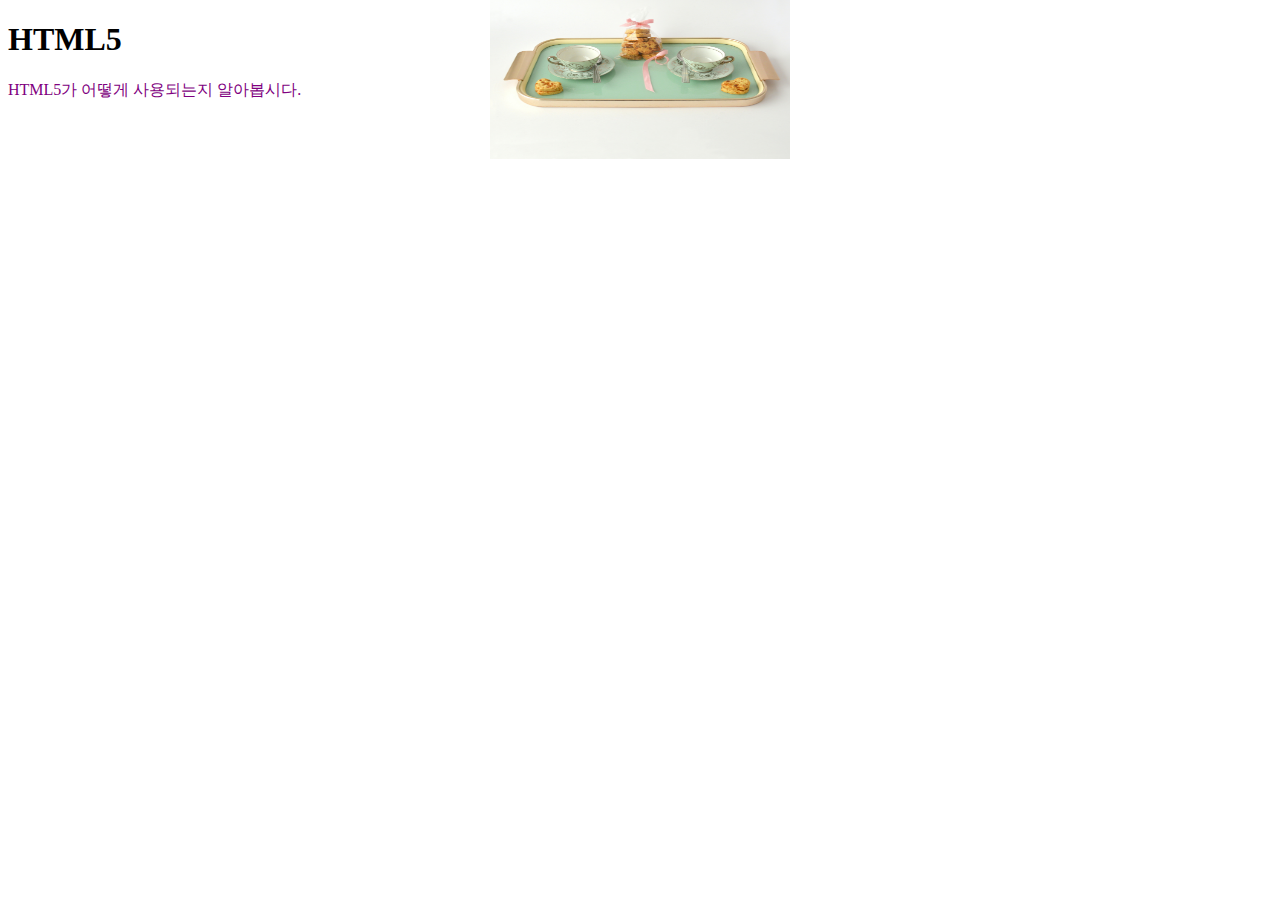
<file: html/index.html>
<!DOCTYPE HTML>
<head>
    <title>HTML5 CSS3 문법</title>
    <meta charset="UTF-8">
    <link rel="stylesheet" href="css/style.css" />
</head>
<body>
    <h1>HTML5</h1>
    <p class="textColor">HTML5가 어떻게 사용되는지 알아봅시다.</p>
</body>
</file>
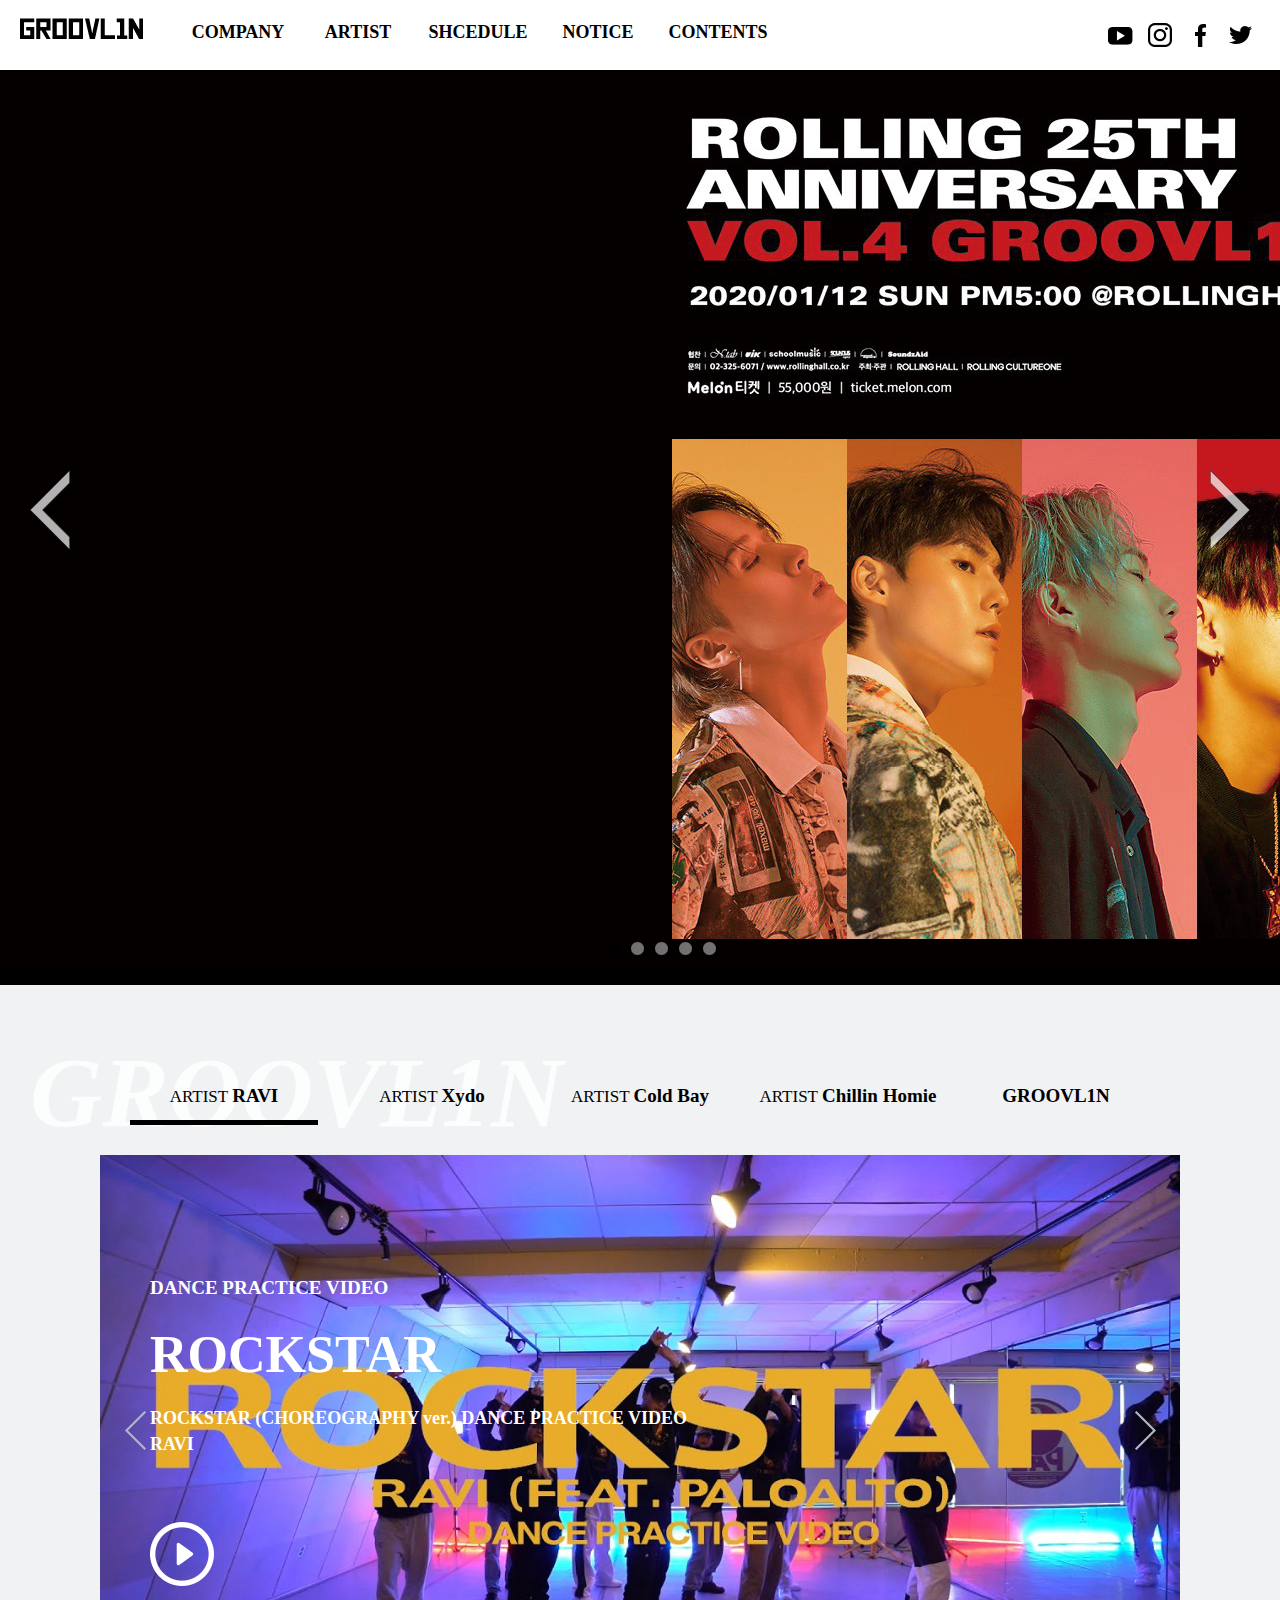
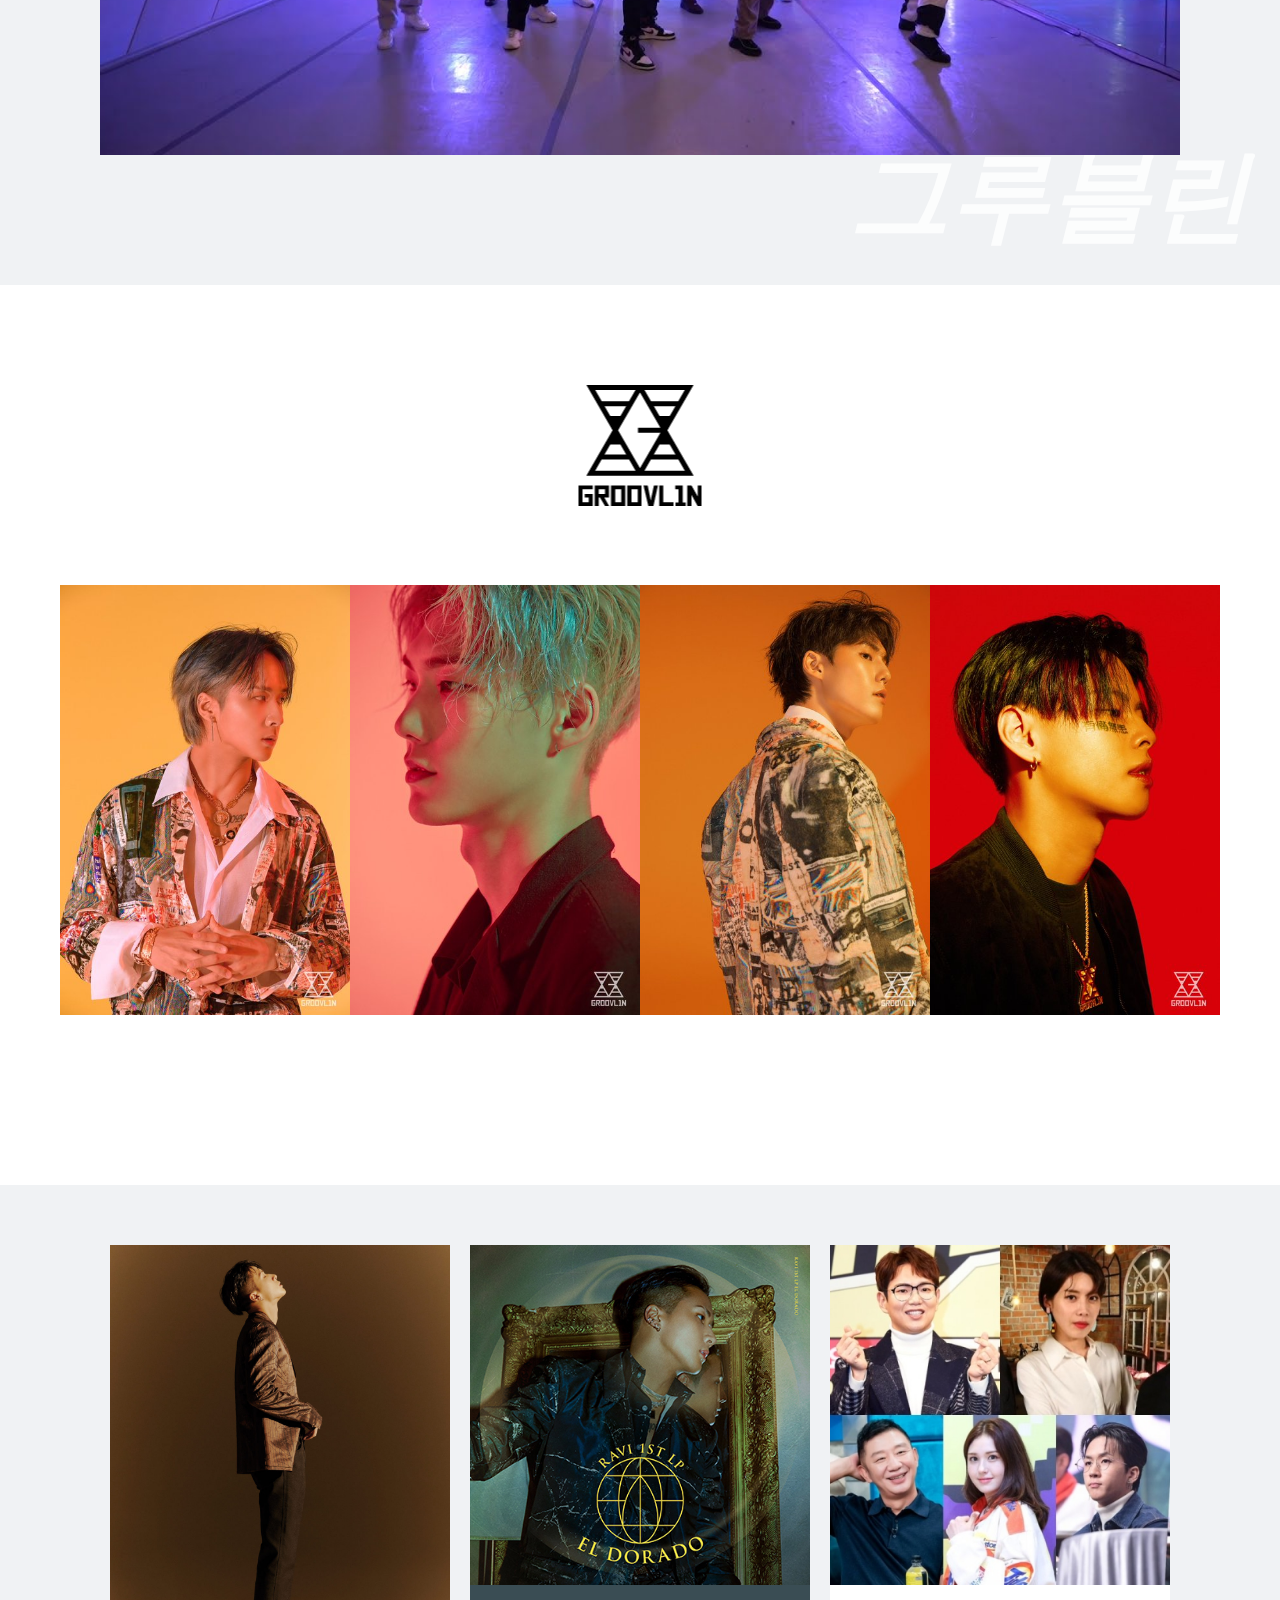
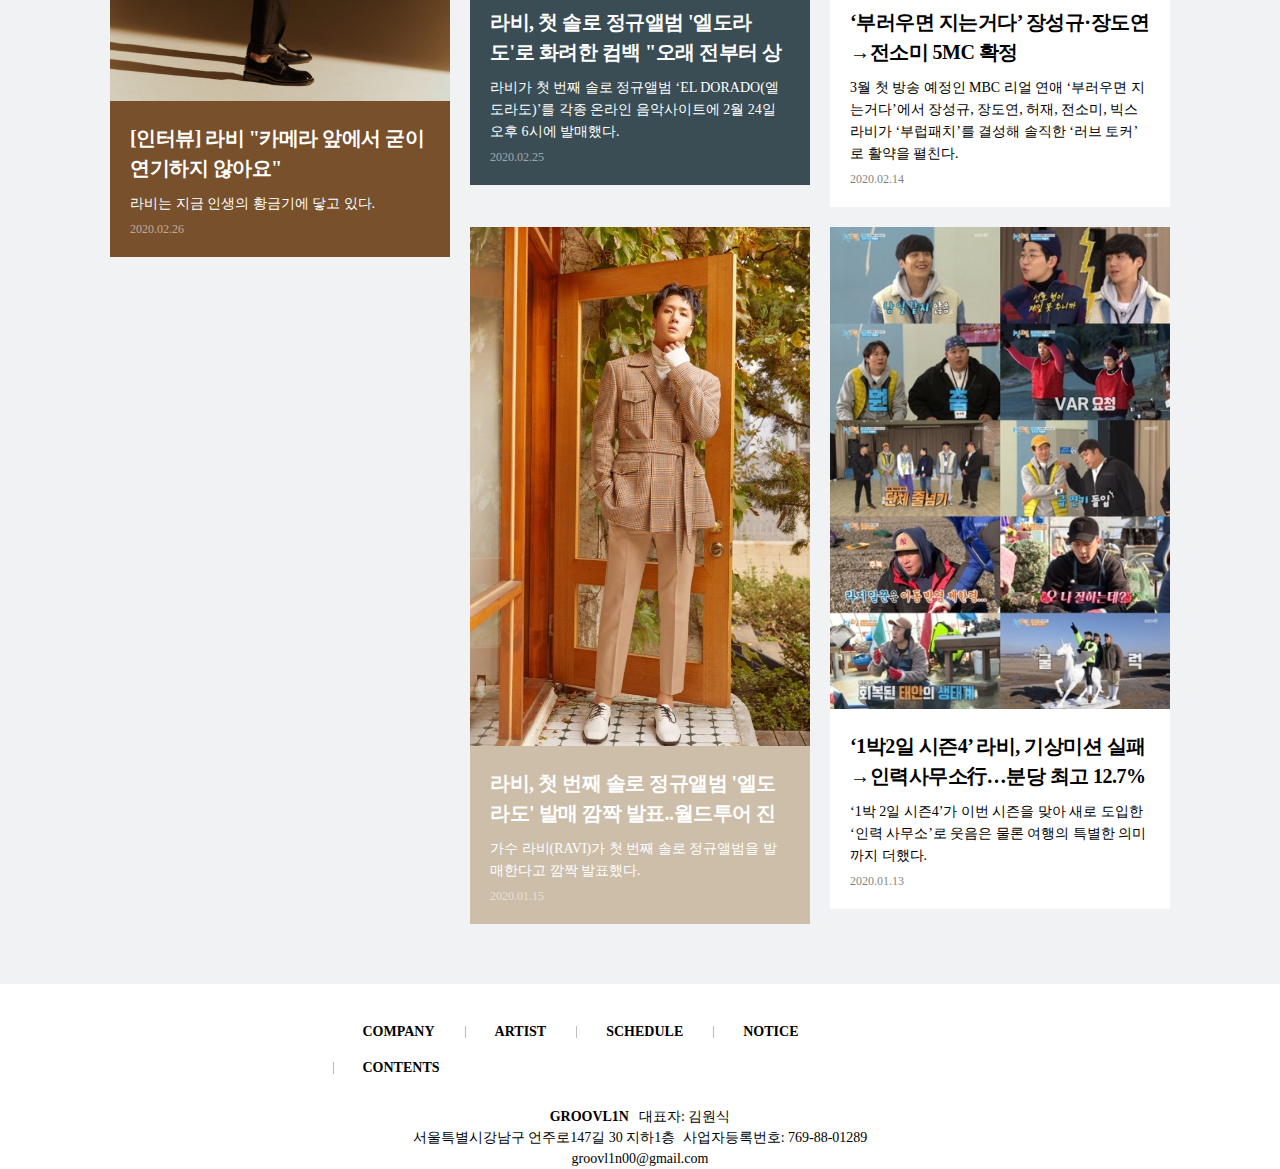
<file: html2/project01/index.html>
<!DOCTYPE HTML>
<html lang="ko-KR">
<head>
	<meta charset="UTF-8">
	<meta name="viewport" content="width=device-width, initial-scale=1, minimum-scale=1, maximum-scale=1">
	<title>그루블린 - GROOVL1N-GROOVL1N OFFICIAL</title>
	<link rel="stylesheet" href="css/style.css"/>
	<script src="js/jquery-1.11.1.min.js"></script>
	<script src="js/script.js"></script>
</head>
<body>
	<div id="hader" class="cf">
		<h1 class="logo">
			<a href="#" title="groovlin">
				<img src="img/logo_txt.png" alt="그루블린">
			</a>
		</h1>
		<ul class="nav">
			<li><a href="#">COMPANY</a></li>
			<li><a href="#">ARTIST</a>
				<ul class="sub">
					<li><a href="#" target="_self">RAVI</a></li>
					<li><a href="#" target="_self">Cold Bay</a></li>
					<li><a href="#" target="_self">Xydo</a></li>
					<li><a href="#" target="_self">Chilin Homie</a></li>
				</ul>
			</li>
			<li><a href="#">SHCEDULE</a></li>
			<li><a href="#">NOTICE</a></li>
			<li><a href="#">CONTENTS</a>
				<ul class="sub">
					<li><a href="#">PHOTO</a></li>
					<li><a href="#">VIDEO</a></li>
				</ul>
			</li>
		</ul>
		<ul class="sns">
			<li><a href="#"></a></li>
			<li><a href="#"></a></li>
			<li><a href="#"></a></li>
			<li><a href="#"></a></li>
		</ul>
	</div>
	<div id="contents">
		<div class="section1">
			<div class="mainVisual">
				<ul>
					<li class="visual_0"><a href="#">배너이미지 1</a></li>
					<li class="visual_1"><a href="#">배너이미지 2</a></li>
					<li class="visual_2"><a href="#">배너이미지 3</a></li>
					<li class="visual_3"><a href="#">배너이미지 3</a></li>
					<li class="visual_4"><a href="#">배너이미지 3</a></li>
				</ul>
			</div>
			<div class="btnImg">
				<img src="img/left.png" width="40" height="80" class="prev fl">
				<img src="img/right.png" width="40" height="80" class="next fr">
			</div>
			<ul class="btnList cf">
				<li class="on"><a href="#">배너1</a></li>
				<li><a href="#">배너2</a></li>
				<li><a href="#">배너3</a></li>
				<li><a href="#">배너4</a></li>
				<li><a href="#">배너5</a></li>
			</ul>
		</div>
		<div class="section2">
			<div class="section2_bg">
				<span class="left_txt">GROOVL1N</span>
				<span class="right_txt">그루블린</span>
			</div>
			<div class="video">
				<div class="video_btn on2"><a>ARTIST <SPAN>RAVI</SPAN></a></div>
				<div class="video_btn"><a>ARTIST <SPAN>Xydo</SPAN></a></div>
				<div class="video_btn"><a>ARTIST <SPAN>Cold Bay</SPAN></a></div>
				<div class="video_btn"><a>ARTIST <SPAN>Chillin Homie</SPAN></a></div>
				<div class="video_btn"><a><SPAN>GROOVL1N</SPAN></a></div>
			</div>
			<div class="video_contents">
				<div class="artist_vid on1">
					<div class="ravi_1">
						<a href="https://youtu.be/ORJM9uO4hiE" target="_blank">
							<span class="v_txt">
								<span class="type">DANCE PRACTICE VIDEO</span>
								<span class="title">ROCKSTAR</span>
								<span>ROCKSTAR (CHOREOGRAPHY ver.) DANCE PRACTICE VIDEO</span>
								<span>RAVI</span>
								<span class="btn_play"></span>
							</span>
							<img src="img/R_vid1.jpg" alt="ROCKSTAR DANCE PRACTICE" class="vid_cover">
						</a>
					</div>
					<div class="ravi_2">
						<a href="https://youtu.be/jHf8EXC5rd8" target="_blank">
							<span class="v_txt">
								<span class="type">MUSIC VIDEO</span>
								<span class="title">ROCKSTAR</span>
								<span>ROCKSTAR (Feat. 팔로알토(Paloalto))(Prod. YUTH)</span>
								<span>RAVI</span>
								<span class="btn_play"></span>
							</span>
							<img src="img/R_vid2.jpg" alt="ROCKSTAR MV" class="vid_cover">
						</a>
					</div>
					<div class="ravi_3">
						<a href="https://youtu.be/iLJOVJDyt90" target="_blank">
							<span class="v_txt">
								<span class="type">MUSIC VIDEO</span>
								<span class="title">[EL DORADO] HIGHLIGHT MEDLEY</span>
								<span>라비(RAVI) 1ST LP [EL DORADO] HIGHLIGHT MEDLEY</span>
								<span>RAVI</span>
								<span class="btn_play"></span>
							</span>
						<img src="img/R_vid3.jpg" alt="HIGHLIGHT MEDLEY" class="vid_cover">
						</a>
					</div>
					<div class="ravi_4">
						<a href="https://youtu.be/Xg6efFkvrNM" target="_blank">
							<span class="v_txt">
								<span class="type">CONCEPT FILM</span>
								<span class="title">CONCEPT FILM 1 - EL DORADO</span>
								<span>라비(RAVI) 1ST LP [EL DORADO] CONCEPT FILM 1 - EL DORADO (Prod. PUFF)</span>
								<span>RAVI</span>
								<span class="btn_play"></span>
							</span>
						<img src="img/R_vid4.jpg" alt="EL DORADO" class="vid_cover">
						</a>
					</div>
					<div class="ravi_5">						
						<a href="https://youtu.be/pmNLoBIBeqQ" target="_blank">
							<span class="v_txt">
								<span class="type">CONCEPT FILM</span>
								<span class="title">CONCEPT FILM 2 - LO-FI</span>
								<span>라비(RAVI) 1ST LP [EL DORADO] CONCEPT FILM 2 - LO-FI (Feat. 식케이(Sik-K))(Prod. Flash Note, PUFF)</span>
								<span>RAVI</span>
								<span class="btn_play"></span>
							</span>
						<img src="img/R_vid5.jpg" alt="LO-FI" class="vid_cover">
						</a>
					</div>
					<div class="ravi_6">
						<a href="https://youtu.be/pmNLoBIBeqQ" target="_blank">
							<span class="v_txt">
								<span class="type">CONCEPT FILM</span>
								<span class="title">CONCEPT FILM 2 - LO-FI</span>
								<span>라비(RAVI) 1ST LP [EL DORADO] CONCEPT FILM 2 - LO-FI (Feat. 식케이(Sik-K))(Prod. Flash Note, PUFF)</span>
								<span>RAVI</span>
								<span class="btn_play"></span>
							</span>
							<img src="img/R_vid6.jpg" alt="rockstar" class="vid_cover">
						</a>
					</div>
					<div class="ravi_7">
						<a href="https://youtu.be/Zbmn0N4k-xE" target="_blank">
							<span class="v_txt">
								<span class="type">CONCEPT FILM</span>
								<span class="title">CONCEPT FILM 4 - 칼춤(劍舞)</span>
								<span>라비(RAVI) 1ST LP [EL DORADO] CONCEPT FILM 4 - 칼춤(劍舞)(Feat. Xydo(시도), Cold Bay(콜드베이), Chillin Homie)</span>
								<span>RAVI</span>
								<span class="btn_play"></span>
							</span>
							<img src="img/R_vid7.jpg" alt="칼춤" class="vid_cover">
						</a>
					</div>
				</div>
				<div class="artist_vid">
					<div class="xydo_1">
						<a href="https://youtu.be/dLJ1BGj_Quc" target="_blank">
							<span class="v_txt">
								<span class="type">COVER VIDEO</span>
								<span class="title">Yummy</span>
								<span>Justin Bieber - Yummy / Cover by Xydo(시도)</span>
								<span>Xydo</span>
								<span class="btn_play"></span>
							</span>	
							<img src="img/x_vid1.jpg" alt="Yummy" class="vid_cover">
						</a>
					</div>
					<div class="xydo_2">
						<a href="https://youtu.be/sbZFkYFowmw" target="_blank">
							<span class="v_txt">
								<span class="type">COVER VIDEO</span>
								<span class="title">Tadow</span>
								<span>FKJ & Masego - Tadow / Cover by Xydo & E.viewz</span>
								<span>Xydo</span>
								<span class="btn_play"></span>
							</span>	
							<img src="img/x_vid2.jpg" alt="rockstar" class="vid_cover">
						</a>
					</div>
					<div class="xydo_3">
						<a href="https://youtu.be/zHfj4jQ3nMU" target="_blank">
							<span class="v_txt">
								<span class="type">MUSIC VIDEO</span>
								<span class="title">BETTING (feat. pH-1)</span>
								<span>Xydo(시도) - BETTING (feat. pH-1) Official M/V</span>
								<span>Xydo</span>
								<span class="btn_play"></span>
							</span>	
							<img src="img/x_vid3.jpg" alt="rockstar" class="vid_cover">
						</a>
					</div>
					<div class="xydo_4">
						<a href="https://youtu.be/dLJ1BGj_Quc" target="_blank">
							<span class="v_txt">
								<span class="type">MUSIC VIDEO</span>
								<span class="title">Spotlight</span>
								<span>Xydo(시도) - Spotlight MV</span>
								<span>Xydo</span>
								<span class="btn_play"></span>
							</span>	
							<img src="img/x_vid4.jpg" alt="rockstar" class="vid_cover">
						</a>
					</div>
					<div class="xydo_5">
						<a href="https://youtu.be/YedNMRBJkRY" target="_blank">
							<span class="v_txt">
								<span class="type">LIVE CLIP</span>
								<span class="title">DOLL(Feat. YUNHWAY) + GI ZI GE(기지개)</span>
								<span>Xydo(시도) - DOLL(Feat. YUNHWAY) + GI ZI GE(기지개) LIVE CLIP</span>
								<span>Xydo</span>
								<span class="btn_play"></span>
							</span>	
							<img src="img/x_vid0.jpg" alt="rockstar" class="vid_cover">
						</a>
					</div>
				</div>
				<div class="artist_vid">			
					<div class="coldbay_1">
						<a href="https://youtu.be/YedNMRBJkRY" target="_blank">
							<span class="v_txt">
								<span class="type">LIVE CLIP</span>
								<span class="title">DOLL(Feat. YUNHWAY) + GI ZI GE(기지개)</span>
								<span>Xydo(시도) - DOLL(Feat. YUNHWAY) + GI ZI GE(기지개) LIVE CLIP</span>
								<span>Xydo</span>
								<span class="btn_play"></span>
							</span>	
							<img src="img/cb_vid1.jpg" alt="rockstar" class="vid_cover">
						</a>
					</div>	
					<div class="coldbay_2">
						<a href="https://youtu.be/9eeCJCUCa7g" target="_blank">
							<span class="v_txt">
								<span class="type">LIVE CLIP</span>
								<span class="title">Glowing LIVE CLIP</span>
								<span>Cold Bay(콜드베이) - Glowing LIVE CLIP</span>
								<span>Cold Bay</span>
								<span class="btn_play"></span>
							</span>	
							<img src="img/cb_vid1.jpg" alt="rockstar" class="vid_cover">
						</a>
					</div>
				</div>
				<div class="artist_vid">
					<div class="ch_1">
						<a href="https://youtu.be/dLJ1BGj_Quc" target="_blank">
							<span class="v_txt">
								<span class="type">COVER VIDEO</span>
								<span class="title">Yummy</span>
								<span>Justin Bieber - Yummy / Cover by Xydo(시도)</span>
								<span>Xydo</span>
								<span class="btn_play"></span>
							</span>	
							<img src="img/ch_vid1.jpg" alt="WASSUP Original ver." class="vid_cover">
						</a>
					</div>
					<div class="ch_2">
						<a href="https://youtu.be/dLJ1BGj_Quc" target="_blank">
							<span class="v_txt">
								<span class="type">COVER VIDEO</span>
								<span class="title">Yummy</span>
								<span>Justin Bieber - Yummy / Cover by Xydo(시도)</span>
								<span>Xydo</span>
								<span class="btn_play"></span>
							</span>	
							<img src="img/ch_vid2.jpg" alt="WASSUP Clean ver." class="vid_cover">
						</a>
					</div>
					<div class="ch_3">
						<a href="https://youtu.be/dLJ1BGj_Quc" target="_blank">
							<span class="v_txt">
								<span class="type">COVER VIDEO</span>
								<span class="title">Yummy</span>
								<span>Justin Bieber - Yummy / Cover by Xydo(시도)</span>
								<span>Xydo</span>
								<span class="btn_play"></span>
							</span>	
							<img src="img/ch_vid3.jpg" alt="SAVIOR FROM THE HELL Part.1 INTRO Teaser" class="vid_cover">
						</a>
					</div>
				</div>
				<div class="artist_vid">
					<div class="groovlin_1">
						<a href="https://youtu.be/dLJ1BGj_Quc" target="_blank">
							<span class="v_txt">
								<span class="type">COVER VIDEO</span>
								<span class="title">Yummy</span>
								<span>Justin Bieber - Yummy / Cover by Xydo(시도)</span>
								<span>Xydo</span>
								<span class="btn_play"></span>
							</span>	
						<img src="img/g_vid1.jpg" alt="" class="vid_cover">
						</a>
					</div>
					<div class="groovlin_2">
						<a href="https://youtu.be/dLJ1BGj_Quc" target="_blank">
							<span class="v_txt">
								<span class="type">COVER VIDEO</span>
								<span class="title">Yummy</span>
								<span>Justin Bieber - Yummy / Cover by Xydo(시도)</span>
								<span>Xydo</span>
								<span class="btn_play"></span>
							</span>	
							<img src="img/g_vid2.jpg" alt="" class="vid_cover">
						</a>
					</div>
					<div class="groovlin_3">
						<a href="https://youtu.be/dLJ1BGj_Quc" target="_blank">
							<span class="v_txt">
								<span class="type">COVER VIDEO</span>
								<span class="title">Yummy</span>
								<span>Justin Bieber - Yummy / Cover by Xydo(시도)</span>
								<span>Xydo</span>
								<span class="btn_play"></span>
							</span>	
							<img src="img/g_vid3.jpg" alt="" class="vid_cover">
						</a>
					</div>
					<div class="groovlin_4">
						<a href="https://youtu.be/dLJ1BGj_Quc" target="_blank">
							<span class="v_txt">
								<span class="type">COVER VIDEO</span>
								<span class="title">Yummy</span>
								<span>Justin Bieber - Yummy / Cover by Xydo(시도)</span>
								<span>Xydo</span>
								<span class="btn_play"></span>
							</span>	
							<img src="img/g_vid4.jpg" alt="" class="vid_cover">
						</a>
					</div>
					<div class="groovlin_5">
						<a href="https://youtu.be/dLJ1BGj_Quc" target="_blank">
							<span class="v_txt">
								<span class="type">COVER VIDEO</span>
								<span class="title">Yummy</span>
								<span>Justin Bieber - Yummy / Cover by Xydo(시도)</span>
								<span>Xydo</span>
								<span class="btn_play"></span>
							</span>	
							<img src="img/g_vid5.jpg" alt="" class="vid_cover">
						</a>
					</div>
					<div class="groovlin_6">
						<a href="https://youtu.be/dLJ1BGj_Quc" target="_blank">
							<span class="v_txt">
								<span class="type">COVER VIDEO</span>
								<span class="title">Yummy</span>
								<span>Justin Bieber - Yummy / Cover by Xydo(시도)</span>
								<span>Xydo</span>
								<span class="btn_play"></span>
							</span>	
							<img src="img/g_vid6.jpg" alt="" class="vid_cover">
						</a>
					</div>
					<div class="groovlin_7">
						<a href="https://youtu.be/dLJ1BGj_Quc" target="_blank">
							<span class="v_txt">
								<span class="type">COVER VIDEO</span>
								<span class="title">Yummy</span>
								<span>Justin Bieber - Yummy / Cover by Xydo(시도)</span>
								<span>Xydo</span>
								<span class="btn_play"></span>
							</span>	
							<img src="img/g_vid7.jpg" alt="" class="vid_cover">
						</a>
					</div>
					<div class="groovlin_8">
						<a href="https://youtu.be/dLJ1BGj_Quc" target="_blank">
							<span class="v_txt">
								<span class="type">COVER VIDEO</span>
								<span class="title">Yummy</span>
								<span>Justin Bieber - Yummy / Cover by Xydo(시도)</span>
								<span>Xydo</span>
								<span class="btn_play"></span>
							</span>	
							<img src="img/g_vid8.jpg" alt="" class="vid_cover">
						</a>
					</div>
					<div class="groovlin_9">
						<a href="https://youtu.be/dLJ1BGj_Quc" target="_blank">
							<span class="v_txt">
								<span class="type">COVER VIDEO</span>
								<span class="title">Yummy</span>
								<span>Justin Bieber - Yummy / Cover by Xydo(시도)</span>
								<span>Xydo</span>
								<span class="btn_play"></span>
							</span>	
							<img src="img/g_vid9.jpg" alt="" class="vid_cover">
						</a>
					</div>
					<div class="groovlin_10">
						<a href="https://youtu.be/dLJ1BGj_Quc" target="_blank">
							<span class="v_txt">
								<span class="type">COVER VIDEO</span>
								<span class="title">Yummy</span>
								<span>Justin Bieber - Yummy / Cover by Xydo(시도)</span>
								<span>Xydo</span>
								<span class="btn_play"></span>
							</span>	
							<img src="img/g_vid10.jpg" alt="" class="vid_cover">
						</a>
					</div>
				</div>
				
				<div class="left_btn"></div>
				<div class="right_btn"></div>
			</div>
		</div>
		<div class="section3">
			<div class="bg">
				<img src="img/logo.png" alt="그루블린">
			</div>
			<div class="album">
				<div class="album_btn">
					<ul class="btn">
						<li class="pr"><img src="img/btn_prev.png" alt="prev btn" class="album_prev"></li>
						<li class="nx"><img src="img/btn_next.png" alt="next btn" class="album_next"></li>
					</ul>
					<ul class="btn">
						<li class="pr1"><img src="img/btn_prev.png" alt="prev btn" class="album_prev"></li>
						<li class="nx1"><img src="img/btn_next.png" alt="next btn" class="album_next"></li>
					</ul>
					<ul class="btn">
						<li class="pr2"><img src="img/btn_prev.png" alt="prev btn" class="album_prev"></li>
						<li class="nx2"><img src="img/btn_next.png" alt="next btn" class="album_next"></li>
					</ul>
					<ul class="btn">
						<li class="pr3"><img src="img/btn_prev.png" alt="prev btn" class="album_prev"></li>
						<li class="nx3"><img src="img/btn_next.png" alt="next btn" class="album_next"></li>
					</ul>
				</div>
				<div class="bottom_btns">
					<ul class="bottom_btn bt1 cf">
						<li class="on3"></li>
						<li></li>
						<li></li>
						<li></li>
					</ul>
					<ul class="bottom_btn bt2 cf">
						<li class="on3"></li>
						<li></li>
						<li></li>
						<li></li>
					</ul>
					<ul class="bottom_btn bt3 cf">
						<li class="on3"></li>
						<li></li>
						<li></li>
						<li></li>
					</ul>
					<ul class="bottom_btn bt4 cf">
						<li class="on3"></li>
						<li></li>
						<li></li>
						<li></li>
					</ul>
				</div>
				<div class="visual cf">
					<div class="sc v_section01">
						<div class="first_visual">
							<div class="name"><p>ARTIST <span>RAVI</span></p></div>
							<img src="img/RAVI4.jpg" alt="라비" class="artist_pic">
						</div>
						<div class=" click_visual">
							<ul class="slide1">
								<li class="fs1 slide_position" style="left:0;">
									<img src="img/el_dorado.jpg" alt="el dorado">
									<div class="slide_cont">
										<p class="album_title">RAVI 1ST LP <span>‘EL DORADO’</span><span class="album_caption">‘FINALLY I MADE A EL DORADO’</span></p>
										<ul class="track_list">
											<li><span>1</span><a href="#">EL DORADO (Prod. PUFF)</a></li>
											<li><span>2</span><a href="#">PO$EI (Feat. Khundi Panda) (Prod. PUFF)</a></li>
											<li><span>3</span><a href="#">DREAM CATCHER (Feat. Reddy, BILL STAX (빌스택스)) (Prod. Flash Note)</a></li>
											<li><span>4</span><a href="#">	
LO-FI (Feat. 식케이 (Sik-K)) (Prod. Flash Note, PUFF)</a></li>
											<li><span>5</span><a href="#" class="track_title">ROCKSTAR (Feat. Paloalto) (Prod. YUTH)</a></li>
											<li><span>6</span><a href="#">GODDESS (Feat. Xydo (시도)) (Prod. CLAM)</a></li>
											<li><span>7</span><a href="#">여포 (呂布) (Feat. Rohann (이로한), Chillin Homie) (Prod. QUIZQUIZ)</a></li>
											<li><span>8</span><a href="#">DOBERMAN (Feat. 지투 (G2)) (Prod. Flash Note)</a></li>
											<li><span>9</span><a href="#">FULL TIME DIGGA (Feat. sokodomo, Raf Sandou) (Prod. Flash Note)</a></li>
											<li><span>10</span><a href="#">칼춤 (劍舞) (Feat. Xydo (시도), Cold Bay (콜드베이), Chillin Homie) (Prod. CLAM)</a></li>
											<li><span>11</span><a href="#">(BONUS TRACK) WHERE AM I (GROOVL1N REMIX)</a></li>
										</ul>
									</div>
								</li>
								<li class="fs2 slide_position">
									<img src="img/R1.jpg" alt="LIMITLESS PART.2">
									<div class="slide_cont">
										<p class="album_title">RAVI 3RD EP <span>[LIMITLESS] PART.2</span></p>
										<div class="a_said">
											<p>‘두려움은 벗고 용기와 확신으로 가득 채울 것입니다</p>
											<p>숫자에 연연해 스스로를 크게 품어주지도 내몰지도 않을 것이며</p>
											<p>과정을 통한 결과를 반복하며 그 안에서 행복과 의미를 찾아 나아갈 것입니다.</p>
											<p>늘 하던 것을 해내가며 끝없이 각성할 것입니다. 누구에게도 한계는 없습니다 LIMITLESS’</p>
											<p>-by RAVI</p>
										</div>
										<ul class="track_list">
											<li><span>1</span><a href="#">Q&A (Feat. ZENE THE ZILLA) (Prod. YUTH)</a></li>
											<li><span>2</span><a href="#">HOW COULD YOU (Feat. Raf Sandou) (Prod. YUTH)</a></li>
											<li><span>3</span><a href="#" class="track_title">TURN ON THE LIGHT (Feat. twlv) (Prod. YUTH)</a></li>
											<li><span>4</span><a href="#">DRUG (Feat. 김효은) (Prod. Cool Cat)</a></li>
											<li><span>5</span><a href="#">각성 (AROUSAL) (Prod. YUTH)</a></li>
										</ul>
									</div>
								</li>
								<li class="fs3 slide_position">
									<img src="img/R3.jpg" alt="LIMITLESS PART.1">
									<div class="slide_cont">
										<p class="album_title">RAVI 3RD EP <span>[LIMITLESS] PART.1</span></p>
										<div class="a_said">
											<p>‘두려움은 벗고 용기와 확신으로 가득 채울 것입니다</p>
											<p>숫자에 연연해 스스로를 크게 품어주지도 내몰지도 않을 것이며</p>
											<p>과정을 통한 결과를 반복하며 그 안에서 행복과 의미를 찾아 나아갈 것입니다.</p>
											<p>늘 하던 것을 해내가며 끝없이 각성할 것입니다. 누구에게도 한계는 없습니다 LIMITLESS’</p>
											<p>-by RAVI</p>
										</div>
										<ul class="track_list">
											<li><span>1</span><a href="#">NZT (Prod. YUTH)</a></li>
											<li><span>2</span><a href="#" class="track_title">LIMITLESS (Feat. Sik-K, Xydo (시도)) (Prod. YUTH)</a></li>
											<li><span>3</span><a href="#">VENOM (Feat. Ja Mezz) (Prod. DAKSHOOD)</a></li>
											<li><span>4</span><a href="#">ZOMBIE (Prod. Flash Note)</a></li>
											<li><span>5</span><a href="#">BADA$$ (Feat. Cold Bay (콜드베이)) (Prod. Flash Note)</a></li>
											<li><span>6</span><a href="#">BRAG (Feat. Chillin Homie) (Prod. Flash Note)</a></li>
										</ul>
									</div>
								</li>
								<li class="fs4 slide_position">
									<img src="img/R7.jpg" alt="NIRVANA II">
									<div class="slide_cont">
										<p class="album_title">RAVI 4th MIXTAPE <span>[NIRVANA II]</span></p>
										<div class="a_said nirvana">
											<p>내 어릴 적 꿈은 이뤘다</p>
											<p>꿈은 흥미롭게도 가까이 다가설수록 도착보다는 새로운 시작에 초점이 맞춰진다.</p>
											<p>이루고 지나온 꿈 위에 또 다른 목표와 꿈을 끝없이 얹어가는 나를 발견했다.</p>
											<p>&nbsp;</p>
											<p>아마 이 꿈을 이뤄도 또다시 그 너머에 새로운 꿈을 바라볼 것이다</p>
											<p>모두의 꿈은 아름답고 그 속에서 일어나는 과정 그 자체가 꿈과 같은 삶일 수도.</p>
											<p>꿈 너머의 꿈 NIRVANA</p>
											<p>&nbsp;</p>
											<p>By. RAVI</p>
										</div>
										<ul class="track_list">
											<li><span>1</span><a href="#">TWO TONE DRIP (Feat. 박지우, Make A Movie) (Prod. Cosmic Boy)</a></li>
											<li><span>2</span><a href="#">LEOPARD (Feat. 솔라 of 마마무) (Prod. Cosmic Boy)</a></li>
											<li><span>3</span><a href="#" class="track_title">STILL NIRVANA (Feat. 김하온 (HAON), Xydo (시도)) (Prod. PUFF)</a></li>
											<li><span>4</span><a href="#">O.I (Prod. GXXD)</a></li>
											<li><span>5</span><a href="#">VERSA (Prod. YUTH)</a></li>
											<li><span>6</span><a href="#">고객 (SERVICE) (Prod. YUTH)</a></li>
											<li><span>7</span><a href="#">UNICORN (Feat. Cold Bay (콜드베이)) (Prod. GXXD)</a></li>
										</ul>
									</div>
								</li>
							</ul>
						</div>
					</div>
					<div class="sc v_section02">
						<div class="first_visual2">
							<img src="img/XYDO4.jpg" alt="시도" class="artist_pic">
							<div class="name"><p>ARTIST <span>Xydo</span></p></div>							
						</div>
						<div class=" click_visual2">
							<ul class="slide2">
								<li class="sc1 slide_position" style="left:0;">
									<img src="img/X1.jpg" alt="For Sure">
									<div class="slide_cont">
										<p class="album_title">[싱글] <span>For Sure</span></p>
										<div class="a_said">
											<p><span>'Xydo (시도)' [For Sure]</span></p>
											<p>&nbsp;</p>
											<p>"I know It can be unstable.</p>
											<p>항상 불안했던 너,</p>
											<p>이제 내게 안겨도 돼.</p>
											<p>영원히 놓지 않을게.</p>
											<p>I’m telling you for sure."</p>
										</div>
										<ul class="track_list">
											<li><span>1</span><a href="#">For Sure (Feat. Cold Bay)</a></li>
										</ul>
									</div>
								</li>
								<li class="sc2 slide_position">
									<img src="img/X2.jpg" alt="Spotlight">
									<div class="slide_cont">
										<p class="album_title">[싱글] <span>Spotlight</span></p>
										<div class="a_said">
											<p><span>'Xydo (시도)' [Spotlight]</span></p>
											<p>&nbsp;</p>
											<p>“어두웠던 이 길의 끝에 나,</p>
											<p>이제서야 나를 비추네”</p>
										</div>
										<ul class="track_list">
											<li><span>1</span><a href="#">For Sure (Feat. Cold Bay)</a></li>
										</ul>
									</div>
								</li>
								<li class="sc3 slide_position">
									<img src="img/X3.jpg" alt="Drawing">
									<div class="slide_cont">
										<p class="album_title">[싱글] <span>Drawing</span></p>
										<div class="a_said">
											<p><span>'Xydo (시도)' [Drawing]</span></p>
											<p>&nbsp;</p>
											<p>Draw Your Dream</p>
										</div>
										<ul class="track_list">
											<li><span>1</span><a href="#">Drawing</a></li>
										</ul>
									</div>
								</li>
								<li class="sc4 slide_position">
									<img src="img/X4.jpg" alt="S.L.Y">
									<div class="slide_cont">
										<p class="album_title">[싱글] <span>S.L.Y</span></p>
										<div class="a_said">
											<p><span>'Xydo (시도)' [S.L.Y]</span></p>
											<p>&nbsp;</p>
											<p>S.L.Y 는 "Still Love You" 의 약자로 사랑하는 연인이 헤어진 뒤에</p>
											<p>늦게나마 얼마나 고마운 사랑이었는지, 또 얼마나 좋은 사람이었는지를 깨닫고</p>
											<p>상대에게 솔직한 마음을 고백하는 곡이다.</p>
											<p>참여진으로는 자신만의 색깔을 잘 녹여내는 프로듀서 Niko Blank와</p>
											<p>GOT7의 맴버 JB의 크루에 속해있는 JOMALXNE이</p>
											<p>함께하여 담백하고 매력적인 느낌을 한층 더했다.</p>
										</div>
										<ul class="track_list">
											<li><span>1</span><a href="#">S.L.Y (Feat. JOMALXNE)</a></li>
										</ul>
									</div>
								</li>
								<li class="sc5 slide_position">
									<img src="img/X5.jpg" alt="OOTD">
									<div class="slide_cont">
										<p class="album_title">[싱글] <span>#OOTD</span></p>
										<div class="a_said">
											<p><span>'Xydo (시도)' [#OOTD]</span></p>
											<p>&nbsp;</p>
											<p>#Outfit_Of_The_Day</p>
										</div>
										<ul class="track_list">
											<li><span>1</span><a href="#">#OOTD (Feat. Coogie)</a></li>
										</ul>
									</div>
								</li>
							</ul>
						</div>
					</div>
					<div class="sc v_section03">
						<div class="first_visual3">
							<img src="img/CB6.jpg" alt="콜드베이" class="artist_pic">
							<div class="name"><p>ARTIST <span>Cold Bay</span></p></div>
						</div>
						<div class=" click_visual3">
							<ul class="slide3">
								<li class="th1 slide_position" style="left:0;">
									<img src="img/C1.jpg" alt="CHASING">
									<div class="slide_cont">
										<p class="album_title">[EP] <span>CHASING</span></p>
										<div class="a_said">
											<p><span>'Cold Bay (콜드베이)' [CHASING]</span></p>
											<p>&nbsp;</p>
											<p>After all the rain, Now I'm Here !</p>
										</div>
										<ul class="track_list">
											<li><span>1</span><a href="#none">Too late</a></li>
											<li><span>2</span><a href="#none">Shot (Feat. Jeffrey white)</a></li>
											<li><span>3</span><a href="#none">TML (Feat. 라비 (RAVI))</a></li>
											<li><span>4</span><a href="#none">Rewind (Feat. Xydo (시도))</a></li>
											<li><span>5</span><a href="#none">Goin' down</a></li>
											<li><span>6</span><a href="#none">Glowing</a></li>
										</ul>
									</div>
								</li>
								<li class="th2 slide_position">
									<img src="img/C2.jpg" alt="Glowing">
									<div class="slide_cont">
										<p class="album_title">[싱글] <span>Glowing</span></p>
										<div class="a_said">
											<p><span>'Cold Bay (콜드베이)' [Glowing]</span></p>
											<p>&nbsp;</p>
											<p>Don't Feel empty !</p>
										</div>
										<ul class="track_list">
											<li><span>1</span><a href="#none">Glowing</a></li>
										</ul>
									</div>
								</li>
								<li class="th3 slide_position">
									<img src="img/C5.jpg" alt="Circle">
									<div class="slide_cont">
										<p class="album_title">[싱글] <span>Circle</span></p>
										<div class="a_said">
											<p><span>'Cold Bay (콜드베이)' [Glowing]</span></p>
											<p>&nbsp;</p>
											<P>“Sometimes we forget what is important in our life!”</P>
											<P>&nbsp;</P>
											<P>가끔씩 우리는 어떤 게 중요한지 잊고 살아가곤 한다.</P>
											<P>그리고 가장 가까운 곳에 행복이 존재하는 걸 꺠닫는다.</P>
										</div>
										<ul class="track_list">
											<li><span>1</span><a href="#none">투덜대지마</a></li>
											<li><span>2</span><a href="#none">항상</a></li>
										</ul>
									</div>
								</li>
								<li class="th4 slide_position">
									<img src="img/C6.jpg" alt="Clock Hands">
									<div class="slide_cont">
										<p class="album_title">[싱글] <span>시계바늘</span></p>
										<div class="a_said">
											<p><span>'Cold Bay (콜드베이)' [시계바늘]</span></p>
											<p>&nbsp;</p>
											<p>“우린 마치 시계바늘처럼 서로를 향해 달려가</p>
											<p>월화수목금토일까지 서로 머리를 맞대고”</p>
											<p>&nbsp;</p>
											<p>겹쳐지는 순간은 아주 잠깐이지만 그 순간은 영원히 기억된다.</p>
										</div>
										<ul class="track_list">
											<li><span>1</span><a href="#none">시계바늘 (Feat. 김윤주)</a></li>
										</ul>
									</div>
								</li>
							</ul>
						</div>
					</div>
					<div class="sc v_section04">
						<div class="first_visual4">
							<img src="img/CH4.jpg" alt="칠린호미" class="artist_pic">
							<div class="name"><p>ARTIST <span>Chillin Homie</span></p></div>
						</div>
						<div class=" click_visual4">
							<ul class="slide4">
								<li class="fr1 slide_position" style="left:0;">
									<img src="img/H1.jpg" alt="SAVIOR FROM THE HELL Part.1">
									<div class="slide_cont">
										<p class="album_title">[EP] <span>SAVIOR FROM THE HELL Part.1</span></p>
										<div class="a_said">
											<p><span>'Chillin Homie (칠린호미)' [SAVIOR FROM THE HELL Part.1]</span></p>
											<p>&nbsp;</p>
											<p>Savior from the hell</p>
										</div>
										<ul class="track_list">
											<li><span>1</span><a href="#none">STFU (INTRO)</a></li>
											<li><span>2</span><a href="#none">송곳니</a></li>
											<li><span>3</span><a href="#none">DIZZY CITY (Feat. Tommy Strate, KHAN)</a></li>
											<li><span>4</span><a href="#none">SOUTH SIDE (Feat. JTONG)</a></li>
											<li><span>5</span><a href="#none">WASSUP (Feat. EPTEND)</a></li>
											<li><span>6</span><a href="#none" class="long" >SONZ OF ANARCHY (Feat. 뱃사공, OWEN, DILLA, Snacky Chan, Ugly Duck, Mckdaddy, O’Domar, DOGGYNOM)</a></li>
										</ul>
									</div>
								</li>
								<li class="fr2 slide_position">
									<img src="img/H2.jpg" alt="Stole">
									<div class="slide_cont">
										<p class="album_title">[싱글] <span>Stole</span></p>
										<div class="a_said">
											<p><span>'Chillin Homie, 베이니플, M1NU' [Stole]</span></p>
											<p>&nbsp;</p>
											<p>성국을 훔치는 3인방 Chillin Homie, 베이니플, M1NU</p>
										</div>
										<ul class="track_list">
											<li><span>1</span><a href="#none">Stole (Prod. by 성국)</a></li>
										</ul>
									</div>
								</li>
								<li class="fr3 slide_position">
									<img src="img/H3.jpg" alt="SAVIOR FROM THE HELL Part.1">
									<div class="slide_cont">
										<p class="album_title">[싱글] <span>Jealous</span></p>
										<div class="a_said">
											<p><span>'Chillin Homie (칠린호미)' [Jealous]</span></p>
											<p>&nbsp;</p>
											<p>새로운 거</p>
										</div>
										<ul class="track_list">
											<li><span>1</span><a href="#none">Jealous (Feat. Tommy Strate)</a></li>
										</ul>
									</div>
								</li>
							</ul>
						</div>
					</div>
				</div>
			</div>
		</div><!-- section3 -->
		<div class="section4 cf">
			<div class="press_wrap">
				<div class="press" style="background:#78502c; color:#ffffff;">
					<a href="http://gqkorea.co.kr/?ddw=66096" target="_blank" class="press_btn">
						<img src="img/gq.jpg" alt="GQ">
						<span class="text_box"  style="color:#ffffff;">
							<span class="title" style="color:#ffffff;">[인터뷰] 라비 "카메라 앞에서 굳이 연기하지 않아요"</span>
							<span class="text" style="color:#ffffff;">라비는 지금 인생의 황금기에 닿고 있다.</span>
							<span class="date" style="color:#ffffff;">2020.02.26</span>
						</span>
					</a>
				</div>
				<div class="press" style="background:#3a4d54;">
					<a href="http://naver.me/5rhK0rDf" target="_blank" class="press_btn">
						<img src="img/el_dorado.jpg" alt="el dorado">
						<span class="text_box" style="color:#ffffff;">
							<span class="title" style="color:#ffffff;">라비, 첫 솔로 정규앨범 '엘도라도'로 화려한 컴백 "오래 전부터 상상해왔던 일"</span>
							<span class="text" style="color:#ffffff;">라비가 첫 번째 솔로 정규앨범 ‘EL DORADO(엘도라도)’를 각종 온라인 음악사이트에 2월 24일 오후 6시에 발매했다.</span>
							<span class="date" style="color:#ffffff;">2020.02.25</span>
						</span>
					</a>
				</div>
				<div class="press cf">
					<a href="" class="press_btn">
						<img src="img/press.jpg" target="_blank" alt="부러우면 지는거다">
						<span class="text_box">
							<span class="title">‘부러우면 지는거다’ 장성규·장도연→전소미 5MC 확정</span>
							<span class="text">3월 첫 방송 예정인 MBC 리얼 연애 ‘부러우면 지는거다’에서 장성규, 장도연, 허재, 전소미, 빅스 라비가 ‘부럽패치’를 결성해 솔직한 ‘러브 토커’로 활약을 펼친다.</span>
							<span class="date">2020.02.14</span>
						</span>
					</a>
				</div>
				<div class="press" style="background:#cdbea9;">
					<a href="http://naver.me/xLRtFwse" target="_blank" class="press_btn">
						<img src="img/p_ravi.jpg" alt="라비 정규 발매">
						<span class="text_box" style="color:#ffffff;">
							<span class="title" style="color:#ffffff;">라비, 첫 번째 솔로 정규앨범 '엘도라도' 발매 깜짝 발표..월드투어 진행 예정</span>
							<span class="text" style="color:#ffffff;">가수 라비(RAVI)가 첫 번째 솔로 정규앨범을 발매한다고 깜짝 발표했다.</span>
							<span class="date" style="color:#ffffff;">2020.01.15</span>
						</span>
					</a>
				</div>
				<div class="press">
					<a href="http://naver.me/xDA1Sz5h" target="_blank" class="press_btn">
						<img src="img/p_ravi2.jpg" alt="1박 2일">
						<span class="text_box">
							<span class="title">‘1박2일 시즌4’ 라비, 기상미션 실패→인력사무소行…분당 최고 12.7%</span>
							<span class="text">‘1박 2일 시즌4’가 이번 시즌을 맞아 새로 도입한 ‘인력 사무소’로 웃음은 물론 여행의 특별한 의미까지 더했다.</span>
							<span class="date">2020.01.13</span>
						</span>
					</a>
				</div>
			</div>
		</div>
	</div>
	<div id="footer">
		<ul class="footer_menu cf">
			<li><a href="#" target="_blank">COMPANY</a></li>
			<li><a href="#" target="_blank">ARTIST</a></li>
			<li><a href="#" target="_blank">SCHEDULE</a></li>
			<li><a href="#" target="_blank">NOTICE</a></li>
			<li><a href="#" target="_blank">CONTENTS</a></li>
		</ul>
		<div class="address">
			<p><strong>GROOVL1N</strong>대표자: 김원식</p>
			<p>
				<span>서울특별시강남구 언주로147길 30 지하1층</span>
				<span>사업자등록번호: 769-88-01289</span>
			</p>
			<p>groovl1n00@gmail.com</p>
		</div>
	</div>
</body>
</file>
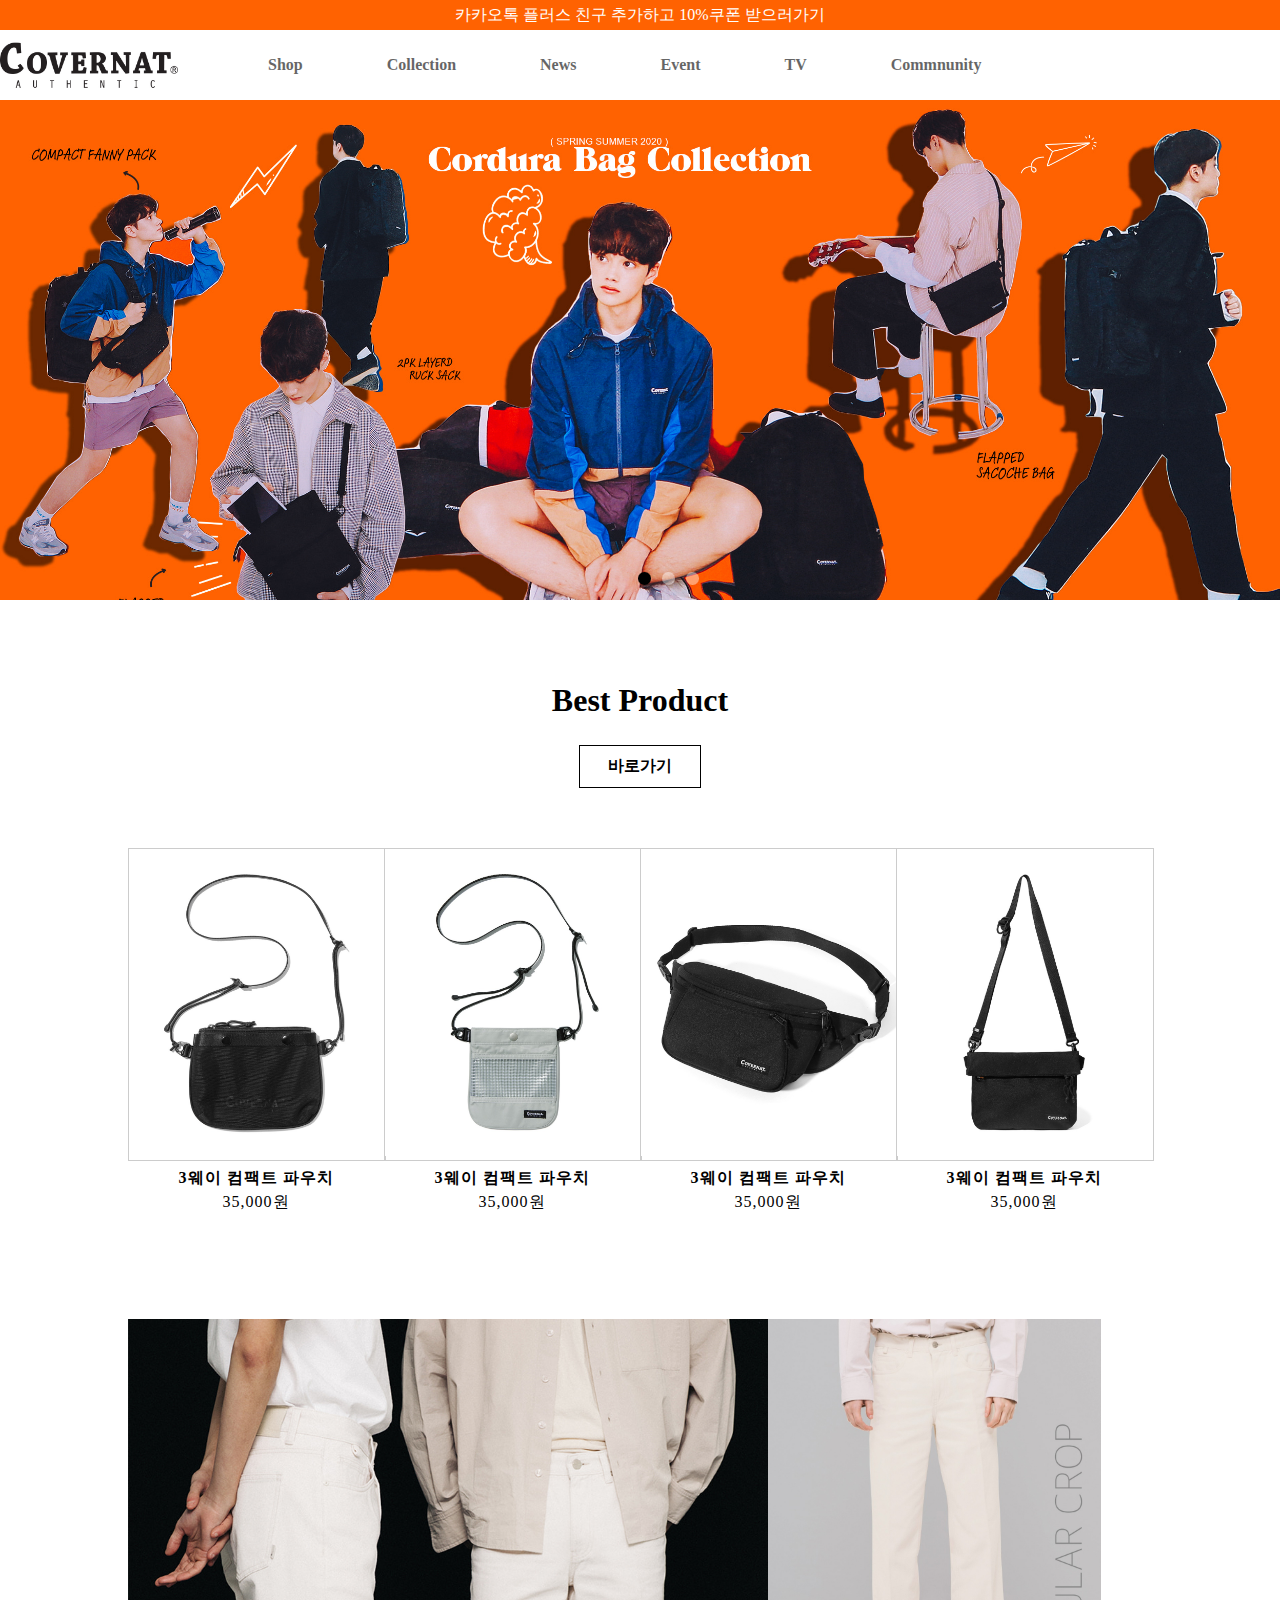
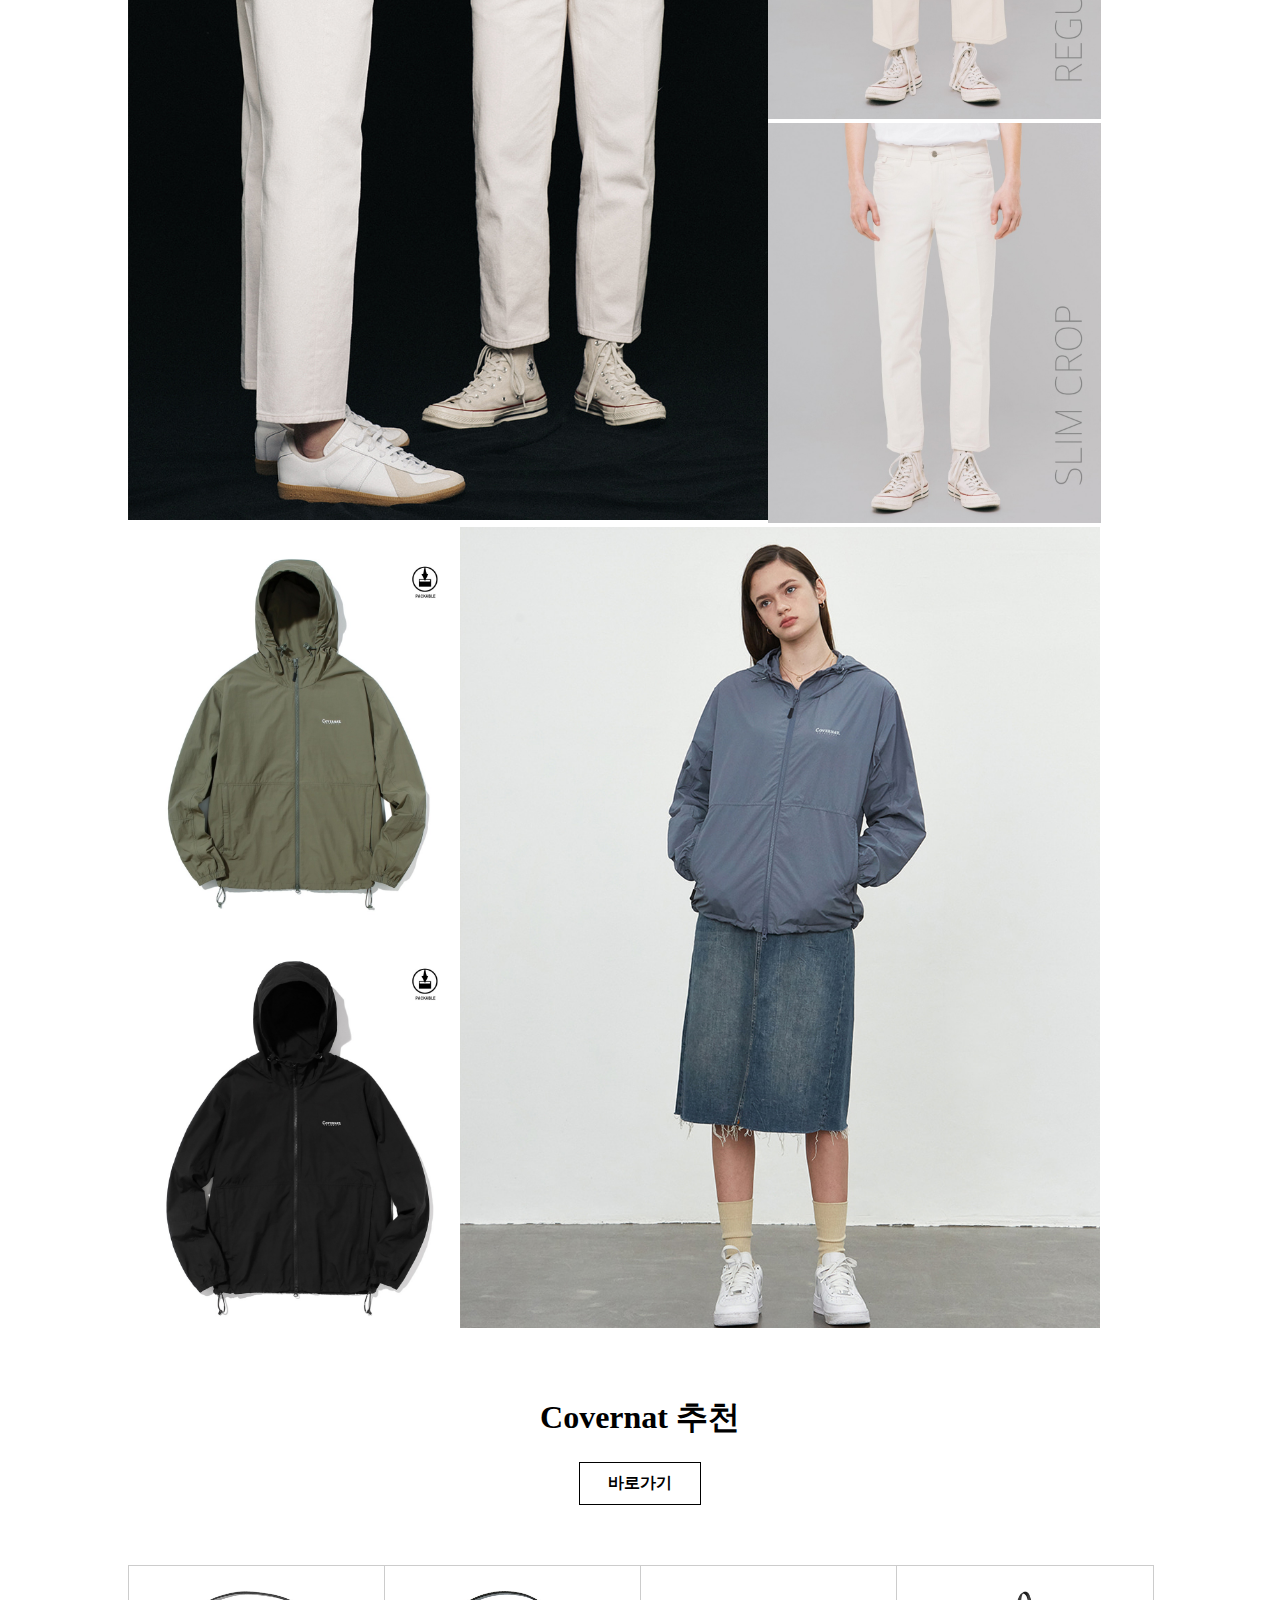
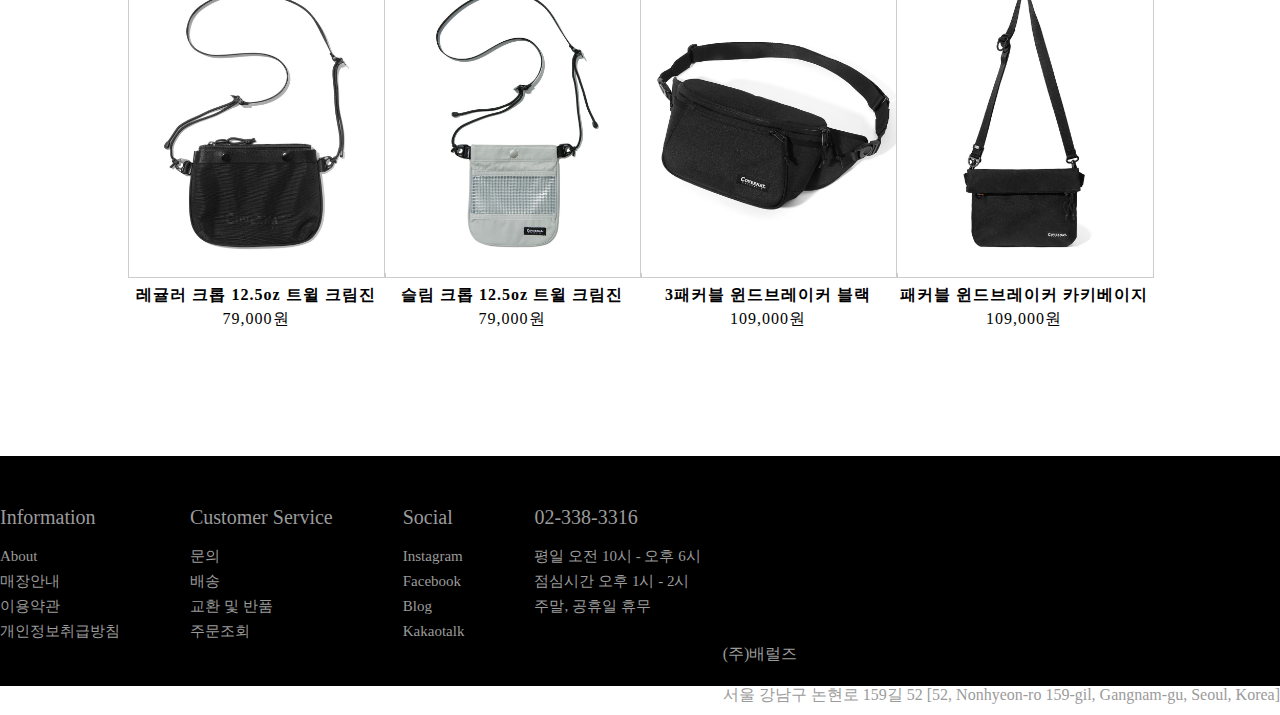
<file: html2/project02/index.html>
<!DOCTYPE HTML>
<html lang="ko-KR">
<head>
	<meta charset="UTF-8">
	<meta name="viewport" content="width=device-width, initial-scale=1, minimum-scale=1, maximum-scale=1">
	<title>covernat</title>
	<link rel="stylesheet" href="css/style.css"/>
	<script src="js/jquery-1.11.1.min.js"></script>
	<script src="js/script.js"></script>
</head>
<body>
	<div id="wrap">
		
		<div class="header cf">
			<div class="top_banner">
				<a href="#">카카오톡 플러스 친구 추가하고 10%쿠폰 받으러가기</a>
			</div>
			<div class="content">
				<h1 class="logo" onclick="location.href='index.html';">covernat</h1>
				<div class="m_open">
					<img src="img/menu.svg" alt="mobile menu">
				</div>
				<div class="menu_wrap">
					<ul>
						<li>
							<a href="#none">Shop</a>
						</li>
						<li>
							<a href="#none">Collection</a>
						</li>
						<li>
							<a href="#none">News</a>
						</li>
						<li>
							<a href="#none">Event</a>
						</li>
						<li>
							<a href="#none">TV</a>
						</li>
						<li>
							<a href="#none">Commnunity</a>
						</li>
					</ul>
				</div>
				<div class="my_page">
					<ul>
						<li>
							<a href="#none">회원가입</a>
						</li>
						<li>
							<a href="#none">마이페이지</a>
						</li>
						<li>
							<a href="#none">로그인</a>
						</li>
						<li>
							<a href="#none"><img src="img/icon_cart.png"></a>
						</li>
					</ul>
				</div>
			</div>
		</div>
		<div class="to_top">
			<div class="top_btn"></div>
		</div>
		<div class="m_menu_wrap">
			<div class="m_btn_close"></div>
			<div class="m_menu">
				<div class="m_inner_logo"></div>
				<ul class="m_menu_list">
					<li><a href="#none">Shop</a></li>
					<li><a href="#none">Collection</a></li>
					<li><a href="#none">News</a></li>
					<li><a href="#none">Event</a></li>
					<li><a href="#none">TV</a></li>
					<li><a href="#none">Commnunity</a></li>
				</ul>
				<ul class="m_mypage">
					<li><a href="#none">회원가입</a></li></li>
					<li><a href="#none">마이페이지</a></li></li>
					<li><a href="#none">로그인</a></li></li>
					<li><a href="#none">장바구니</a></li></li>
				</ul>
			</div>
		</div>
		<div class="content_container cf">
			<div class="content main_visual_wrap">
				<div class="mainVisual">
					<ul>
						<li class="visual_0"><a href="#"></a></li>
						<li class="visual_1"><a href="#"></a></li>
						<li class="visual_2"><a href="#"><span class="title">Sweat Festival</span><span class="cont">Covernat Spring20</span><span class="cont">Sweat Festival &rarr;</span></a></li>
					</ul>
				</div>
				<ul class="btnList">
					<li class="on"><a href="#">배너1</a></li>
					<li><a href="#">배너2</a></li>
					<li><a href="#">배너2</a></li>
				</ul>
			</div>
		</div>
		<div class="content_container cf">
			<div class="content">
				<p class="title">Best Product</p>
				<a href="#none" class="go_link">바로가기</a>
				<div class="list_wrap">
					<div class="best_list">
						<a href="#none" class="product">
							<div class="product_img">
								<img src="img/best1.jpg" alt="best product">
								<p class="product_view"><span>상세보기</span></p>
							</div>
							<div class="product_txt">
								<p>
									<span class="name">3웨이 컴팩트 파우치</span>
									<span class="price">35,000원</span>
								</p>
							</div>
						</a>
					</div>
					<div class="best_list">
						<a href="#none" class="product">
							<div class="product_img">
								<img src="img/best2.jpg" alt="best product">
								<p class="product_view"><span>상세보기</span></p>
							</div>
							<div class="product_txt">
								<p>
									<span class="name">3웨이 컴팩트 파우치</span>
									<span class="price">35,000원</span>
								</p>
							</div>
						</a>
					</div>
					<div class="best_list">
						<a href="#none" class="product">
							<div class="product_img">
								<img src="img/best3.jpg" alt="best product">
								<p class="product_view"><span>상세보기</span></p>
							</div>
							<div class="product_txt">
								<p>
									<span class="name">3웨이 컴팩트 파우치</span>
									<span class="price">35,000원</span>
								</p>
							</div>
						</a>
					</div>
					<div class="best_list">
						<a href="#none" class="product">
							<div class="product_img">
								<img src="img/best4.jpg" alt="best product">
								<p class="product_view"><span>상세보기</span></p>
							</div>
							<div class="product_txt">
								<p>
									<span class="name">3웨이 컴팩트 파우치</span>
									<span class="price">35,000원</span>
								</p>
							</div>
						</a>
					</div>
				</div>
			</div>
		</div>
		<div class="content_container cf">
			<div class="content jeans">
				<div class="photo">
					<div class="box"><img src="img/main1.jpg" alt="크림진"></div>
					<div class="photo_hover">
						<p class="hover_txt"><span>상세보기</span></p>
					</div>
				</div>
				<div class="cream">
					<div class="box">
						<img src="img/CREAM1.jpg" alt="크림진" onmouseover="this.src='img/CREAM1-2.jpg'" onmouseout="this.src='img/CREAM1.jpg'">
					</div>
					<div class="box">
						<img src="img/CREAM2.jpg" alt="크림진" onmouseover="this.src='img/CREAM1-2.jpg'" onmouseout="this.src='img/CREAM2.jpg'">
					</div>
				</div>
			</div>
		</div>
		<div class="content_container cf">
			<div class="content">
				<div class="wind">
					<div class="box">
						<img src="img/wind1.jpg" alt="크림진" onmouseover="this.src='img/wind1-2.jpg'" onmouseout="this.src='img/wind1.jpg'">
					</div>
					<div class="box">
						<img src="img/wind2.jpg" alt="크림진" onmouseover="this.src='img/wind2-2.jpg'" onmouseout="this.src='img/wind2.jpg'">
					</div>
				</div>
				<div class="photo p_wind">
					<div class="box"><img src="img/main2.jpg" alt="크림진"></div>
					<div class="photo_hover">
						<p class="hover_txt"><span>상세보기</span></p>
					</div>
				</div>
			</div>
		</div>
		<div class="content_container cf">
			<div class="content">
				<p class="title">Covernat 추천</p>
				<a href="#none" class="go_link">바로가기</a>
				<div class="list_wrap">
					<div class="best_list">
						<a href="#none" class="product">
							<div class="product_img">
								<img src="img/best1.jpg" alt="best product">
								<p class="product_view"><span>상세보기</span></p>
							</div>
							<div class="product_txt">
								<p>
									<span class="name">레귤러 크롭 12.5oz 트윌 크림진</span>
									<span class="price">79,000원</span>
								</p>
							</div>
						</a>
					</div>
					<div class="best_list">
						<a href="#none" class="product">
							<div class="product_img">
								<img src="img/best2.jpg" alt="best product">
								<p class="product_view"><span>상세보기</span></p>
							</div>
							<div class="product_txt">
								<p>
									<span class="name">슬림 크롭 12.5oz 트윌 크림진</span>
									<span class="price">79,000원</span>
								</p>
							</div>
						</a>
					</div>
					<div class="best_list">
						<a href="#none" class="product">
							<div class="product_img">
								<img src="img/best3.jpg" alt="best product">
								<p class="product_view"><span>상세보기</span></p>
							</div>
							<div class="product_txt">
								<p>
									<span class="name">3패커블 윈드브레이커 블랙</span>
									<span class="price">109,000원</span>
								</p>
							</div>
						</a>
					</div>
					<div class="best_list">
						<a href="#none" class="product">
							<div class="product_img">
								<img src="img/best4.jpg" alt="best product">
								<p class="product_view"><span>상세보기</span></p>
							</div>
							<div class="product_txt">
								<p>
									<span class="name">패커블 윈드브레이커 카키베이지</span>
									<span class="price">109,000원</span>
								</p>
							</div>
						</a>
					</div>
				</div>
			</div>
		</div>
		<div class="footer">
			<div class="inner">
				<div class="left">
					<ul>
						<li>Information
							<div class="txt">
								<ul>
									<li><a href="#none">About</a></li>
									<li><a href="#none">매장안내</a></li>
									<li><a href="#none">이용약관</a></li>
									<li><a href="#none">개인정보취급방침</a></li>
								</ul>
							</div>
						</li>
						<li>Customer Service
							<div class="txt">
								<ul>
									<li><a href="#none">문의</a></li>
									<li><a href="#none">배송</a></li>
									<li><a href="#none">교환 및 반품</a></li>
									<li><a href="#none">주문조회</a></li>
								</ul>
							</div>
						</li>
						<li>Social
							<div class="txt">
								<ul>
									<li><a href="#none">Instagram</a></li>
									<li><a href="#none">Facebook</a></li>
									<li><a href="#none">Blog</a></li>
									<li><a href="#none">Kakaotalk</a></li>
								</ul>
							</div>
						</li>
						<li>02-338-3316
							<div class="txt">
								<ul>
									<li>평일 오전 10시 - 오후 6시</li>
									<li>점심시간 오후 1시 - 2시</li>
									<li>주말, 공휴일 휴무</li>
								</ul>
							</div>
						</li>
						<li class="m_footer">(주)배럴즈
							<div class="txt">
								<ul>
									<li>서울 강남구 논현로 159길 52 </li>
									<li>[52, Nonhyeon-ro 159-gil, Gangnam-gu, Seoul, Korea]</li>
								</ul>
							</div>
						</li>
					
					</ul>
				</div>
				<div class="right">
					<ul>
						<li>(주)배럴즈</li>
						<li>서울 강남구 논현로 159길 52 [52, Nonhyeon-ro 159-gil, Gangnam-gu, Seoul, Korea]</li>

					</ul>
				</div>
			</div>
		</div>
	</div>
</body>
</file>
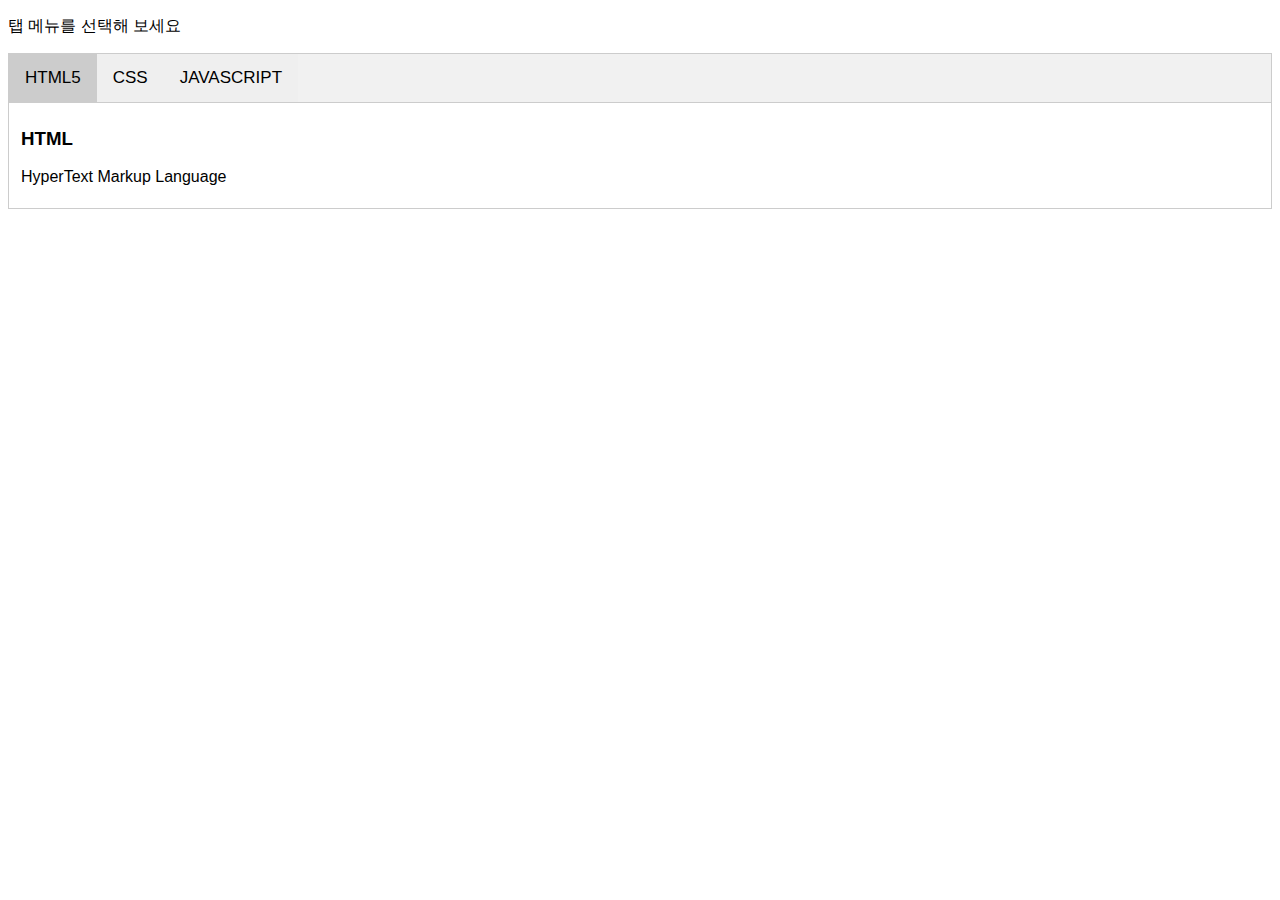
<file: Test0602.html>
<!DOCTYPE html>
<html>
<head>
<script src="http://code.jquery.com/jquery-3.3.1.min.js"></script>
<style>
body {
	font-family: Arial;
}

.tab {
	overflow: hidden;
	border: 1px solid #ccc;
	background-color: #f1f1f1;
}

.tab button {
	float: left;
	border: none;
	outline: none;
	cursor: pointer;
	padding: 14px 16px;
	font-size: 17px;
}

.tab button:hover {
	background-color: #ddd;
}

.tab button.active {
	background-color: #ccc;
}

.tabcontent {
	display: none;
	padding: 6px 12px;
	border: 1px solid #ccc;
	border-top: none;
}
</style>
</head>
<body>
	<p>탭 메뉴를 선택해 보세요</p>

	<div class="tab">
		<button class="tablinks">HTML5</button>
		<button class="tablinks">CSS</button>
		<button class="tablinks">JAVASCRIPT</button>
	</div>

	<div id="html" class="tabcontent">
		<h3>HTML</h3>
		<p>HyperText Markup Language</p>
	</div>

	<div id="css" class="tabcontent">
		<h3>CSS</h3>
		<p>Cascading Style Sheets</p>
	</div>

	<div id="javascript" class="tabcontent">
		<h3>JAVASCRIPT</h3>
		<p>JAVASCRIPT</p>
	</div>

	<script>
		$(".tablinks:eq(0)").addClass("active");
        $("#html").css('display', 'block'); 
		$(".tablinks").click(function(event) {
        selectedIndex = $(this).index();
			$(".tabcontent").each(function(index, item) {
				if (index != selectedIndex)
					$(item).css('display', 'none');
				else
					$(item).css('display', 'block');
			})

			$(".tablinks").each(function(index, item) {
				if (index != selectedIndex)
					$(item).removeClass('active');
				else
					$(this).addClass("active");
			})
		})
	</script>

</body>
</html>
</file>
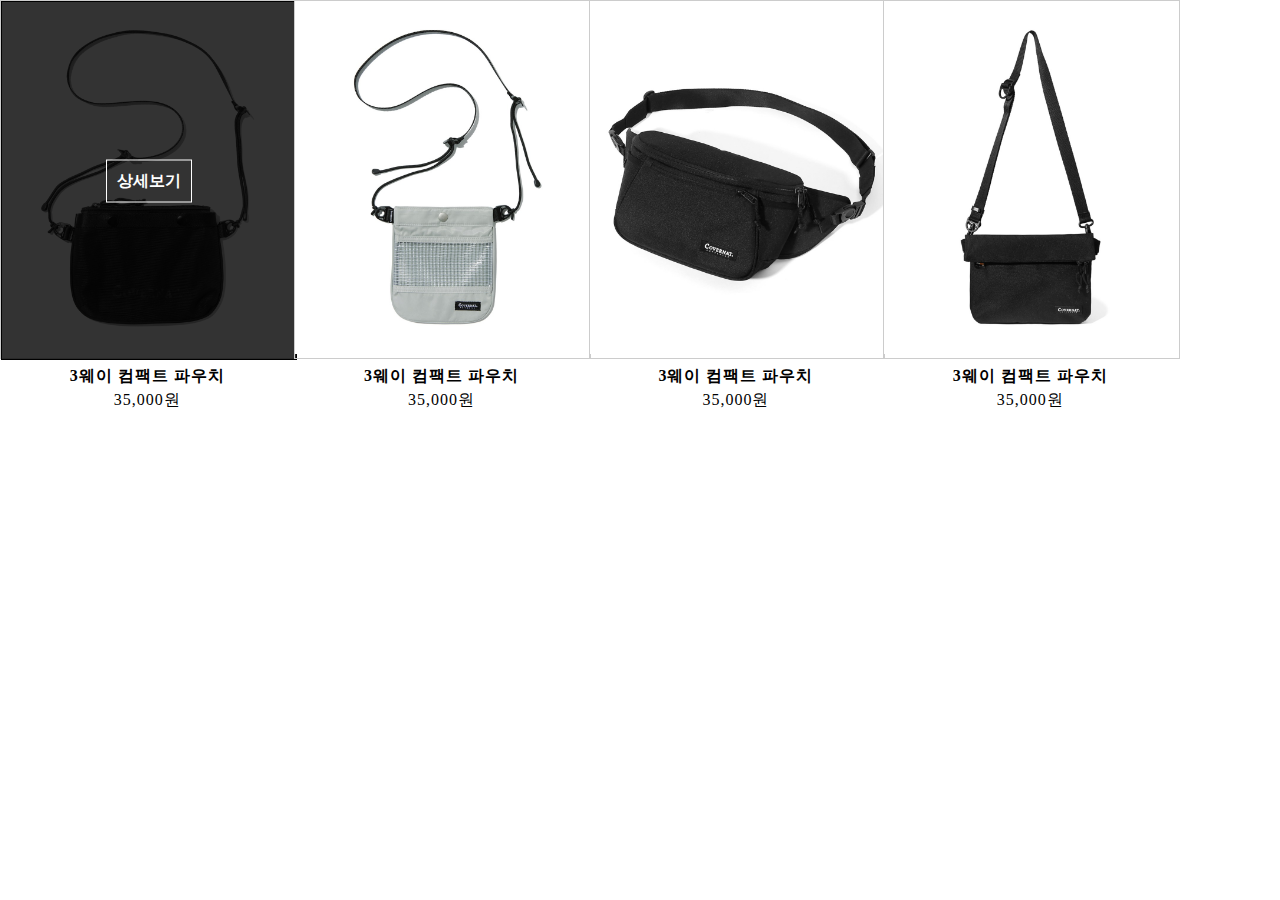
<file: html2/project02/list.html>
<!DOCTYPE HTML>
<html lang="ko-KR">
<head>
	<meta charset="UTF-8">
	<meta name="viewport" content="width=device-width, initial-scale=1, minimum-scale=1, maximum-scale=1">
	<title>covernat</title>
	<link rel="stylesheet" href="css/style1.css"/>
	<script src="js/jquery-1.11.1.min.js"></script>

</head>
<body>

	<div class="list_wrap">
		<div class="best_list">
			<a href="#none" class="product">
				<div class="product_img">
					<img src="img/best1.jpg" alt="best product">
					<p class="product_view"><span>상세보기</span></p>
				</div>
				<div class="product_txt">
					<p>
						<span class="name">3웨이 컴팩트 파우치</span>
						<span class="price">35,000원</span>
					</p>
				</div>
			</a>
		</div>
		<div class="best_list">
			<a href="#none" class="product">
				<div class="product_img">
					<img src="img/best2.jpg" alt="best product">
					<p class="product_view"><span>상세보기</span></p>
				</div>
				<div class="product_txt">
					<p>
						<span class="name">3웨이 컴팩트 파우치</span>
						<span class="price">35,000원</span>
					</p>
				</div>
			</a>
		</div>
		<div class="best_list">
			<a href="#none" class="product">
				<div class="product_img">
					<img src="img/best3.jpg" alt="best product">
					<p class="product_view"><span>상세보기</span></p>
				</div>
				<div class="product_txt">
					<p>
						<span class="name">3웨이 컴팩트 파우치</span>
						<span class="price">35,000원</span>
					</p>
				</div>
			</a>
		</div>
		<div class="best_list">
			<a href="#none" class="product">
				<div class="product_img">
					<img src="img/best4.jpg" alt="best product">
					<p class="product_view"><span>상세보기</span></p>
				</div>
				<div class="product_txt">
					<p>
						<span class="name">3웨이 컴팩트 파우치</span>
						<span class="price">35,000원</span>
					</p>
				</div>
			</a>
		</div>
	</div>

</body>
</file>
<file: html/css/style.css>
.textColor{
    color: red;
}
.textColor{
    color:purple;
}
body{
    background: url(../img/home.jpg) no-repeat center center / 300px 200px;
}
</file>
<file: html2/project01/css/style.css>
*{margin:0; padding:0;}
a{color:black; text-decoration:none;}
ul,li{list-style:none;}
.cf:after{content:""; display:block; clear:both;}

/* hader */
#hader{
	height:70px;
	background:#ffffff;
	overflow:hidden;
}
.logo{
	float:left;
	padding:10px 20px;
}
.nav{
	float:left;
	padding:12px 15px;
}
.nav li{
	text-align:center;
	background:#ffffff;
}
.nav>li{
	float:left;
	width:120px;
}
.nav a{
	padding:10px;
	display:block;
	font-weight:bold;
	font-size:18px;
}
.sub{
	position:absolute;
	display:none;
	width:120px;
	padding: 10px 0;
	z-index:5;
}
.sub>li{
	padding:2px 0;
}
.sub a{
	padding:5px;
	font-weight:normal;
	font-size:16px;
}
.sub li:hover{
	text-decoration:underline;
}
.sns{
	float:right;
	margin:10px 20px;
	padding-top:10px;
}
.sns li{
	width:30px;
	height:30px;
	float:left;
	margin:0 5px;
}
.sns>li:first-child{
	background: url(../img/sns1.png) no-repeat center;
}
.sns>li:nth-child(2){
	background: url(../img/sns2.png) no-repeat center;
}
.sns>li:nth-child(3){
	background: url(../img/sns3.png) no-repeat center;
}
.sns>li:nth-child(4){
	background: url(../img/sns4.png) no-repeat center;
}
.sns>li>a{
	width:30px;
	height:30px;
	display:inline-block;
}
/* contents */
#contents{
	position:relative;
}

/* mainvilual */
.section1{
	background:black;
	width:100%;
	height:100%;
	position:relative;
}
.mainVisual{
	position:relative;
	width:100%;
	min-width:100px;
	margin: 0 auto;
	overflow:hidden;
	height:900px;
}
.mainVisual ul{
	position:relative;
	float:left;
	width: 100%;
	height:900px;
}
.mainVisual li{
	position:absolute;
	width:100%;
	height:900px;
	text-indent:-99999px;
}
.mainVisual li a{
	display:block;
	test-indent:-9999px;
}
.mainVisual .visual_0{
	left:0;
	background:url(../img/banner1.jpg) 50% 0 no-repeat;
	background-size:cover;
}
.mainVisual .visual_1{
	left:-100%;
	background:url(../img/banner2.jpg) 50% 0 no-repeat;
	background-size:cover;
}
.mainVisual .visual_2{
	left:-100%;
	background:url(../img/banner3.jpg) 50% 0 no-repeat;
	background-size:cover;
}
.mainVisual .visual_3{
	left:-100%;
	background:url(../img/banner4.jpg) 50% 0 no-repeat;
	background-size:cover;
}
.mainVisual .visual_4{
	left:-100%;
	background:url(../img/banner5.jpg) 50% 0 no-repeat;
	background-size:cover;
}

.btnList li{
	background:url(../img/btnVisual.png) 0 -16px no-repeat;
	width:14px;
	height:15px;
	float:left;
	position:relative;
	left:47%;
	top:-30px;
	overflow:hidden;
	margin:0 5px;
	cursor:pointer;
}

.btnList li.on {
	background-position:0 0;
}
.btnList li a {
	display:block;
	text-indent:-9999px;
}

.btnImg {
	position:relative;
	top:-500px;
	width:100%;
}

.btnImg .prev {
	position:absolute; left:30px;
}
.btnImg .next {
	position:absolute; right:30px;
}




/* video */

.section2{
	background:#f0f2f4;
	position:relative;
	width:100%;
	height:800px;
	padding:50px 0;
}
.section2_bg{
	position:absolute;
	width:100%;
	height:100%;
}
.section2_bg span{
	position:absolute;
	display:block;
	font-size:100px;
	font-weight:600;
	color:rgba(255,255,255,.8);
	font-style:italic;
}
.section2_bg .left_txt{
	top:0px;
	left:30px;
}
.section2_bg .right_txt{
	bottom:70px;
	right:30px;
}
.video{
	width:1080px;
	height:100px;
	box-sizing:border-box;
	padding:40px 20px 20px 20px;
	margin:0 auto;
	position:absolute;
	left:50%; 
	transform:translateX(-50%);
}
.video_btn{
	width:188px;
	height:50px;
	float:left;
	margin:0 10px;
	cursor:pointer;
}
.video_btn a{
	font-size: 17px;
	text-align:center;
	width: 188px;
    display: inline-block;
    padding: 10px 0;
}
.video_btn a span{
	font-size:19px;
	font-weight:600;
}
.left_btn{
	position:absolute;
	top:250px;
	left:0px;	
	width:50px; 
	height:50px;
	background:url(../img/btn_arrow_left.png) no-repeat center;
	padding-right:20px;
}
.right_btn{
	position:absolute;
	top:250px;
	right:0px;	
	width:50px; 
	height:50px;
	background:url(../img/btn_arrow_right.png) no-repeat center;
	padding-right:20px;
}
.video_contents{
	width:1080px;
	height:600px;
	margin: 20px auto;
	background:#000000;
	overflow:hidden;
	font-size:4em;
	color:#ffffff;
	position:relative;
	top:100px;
}
.vid_cover{
	width:1080px;
}
.on1{display:block !important;}
.on2{
	border-bottom:5px solid #000000;
	box-sizing:border-box;
}
.video_contents .artist_vid{
	width:1080px;
	height:600px;
	position:relative;
	display:none;
}/* 
.artist_vid::before{
	background:rgba(0,0,0,.5);
} */
.artist_vid a{
	position:relative;
	width:100%;
	height:100%;
	display:block;
	background:rgba(0,0,0,.5);
}
.artist_vid span{
	display: block;
    line-height: 26px;
    font-size: 18px;
    color: #fff;
    font-weight: 700;
    text-overflow: '';
    white-space: nowrap;
    overflow: hidden;
}
.artist_vid .v_txt{
	display: block;
    position: absolute;
    left: 50px;
    top: 120px;
    right: 50px;
}
.v_txt .type{
	margin-bottom: 20px;
    font-size: 19px;
}
.v_txt .title{
	margin-bottom: 16px;
    height: 68px;
    line-height: 68px;
    font-size: 52px;
}
.v_txt .btn_play{
	display: block;
    margin-top: 65px;
    width: 77px;
    height: 77px;
    background: url(../img/btn_play.png) no-repeat;
}
.video_contents .artist_vid .ravi_1{
	width:1080px;
	height:600px;
	position:absolute;
	top:0;
	left:0;
}
.video_contents .ravi_2 ,.video_contents .ravi_3, .video_contents .ravi_4,
.video_contents .ravi_5, .video_contents .ravi_6, .video_contents .ravi_7{
	width:1080px;
	height:600px;
	position:absolute;
	top:0;
	left:100%;
}
.video_contents .xydo_1{
	width:1080px;
	height:600px;
	position:absolute;
	top:0;
	left:0;
}
.video_contents .xydo_2, .video_contents .xydo_3, .video_contents .xydo_4, .video_contents .xydo_5{
	width:1080px;
	height:600px;
	position:absolute;
	top:0;
	left:100%;
}
.video_contents .coldbay_1{
	width:1080px;
	height:600px;
	position:absolute;
	top:0;
	left:0;
}
.video_contents .coldbay_2{
	width:1080px;
	height:600px;
	position:absolute;
	top:0;
	left:100%;
}
.video_contents .ch_1{
	width:1080px;
	height:600px;
	position:absolute;
	top:0;
	left:0%;
}
.video_contents .ch_2, .video_contents .ch_3, .video_contents .ch_4,
.video_contents .ch_5, .video_contents .ch_6, .video_contents .ch_7{
	width:1080px;
	height:600px;
	position:absolute;
	top:0;
	left:100%;
}
.video_contents .groovlin_1{
	width:1080px;
	height:600px;
	position:absolute;
	top:0;
	left:0;
}
.video_contents .groovlin_2, .video_contents .groovlin_3, .video_contents .groovlin_4,
.video_contents .groovlin_5, .video_contents .groovlin_6, .video_contents .groovlin_7,
.video_contents .groovlin_8, .video_contents .groovlin_9, .video_contents .groovlin_10{
	width:1080px;
	height:600px;
	position:absolute;
	top:0;
	left:100%;
}



/* album */

.section3{
	background:#ffffff;
	position:relative;
	width:100%;
	height:800px;
	padding:50px 0;
}
.bg{
	width:100%;
	height:800px;
	margin:0 auto;
	overflow:hidden;
	position:relative;
	top:50px;
	z-index:1;
}
.bg>img{
	position:absolute;
	left:50%;
	transform: translateX(-50%);
}
.album{
	width:1160px; 
	height:430px; 
	position:absolute; 
	top:300px; 
	left:50%; 
	margin-left:-580px; 
	z-index:3; 
	overflow:hidden;
}
.pr, .pr1, .pr2, .pr3{
	position:absolute; 
	left:0; 
	top:0; 
	display:none; 
	z-index:99999;
	width:5%;
	height:100%;
	cursor:pointer
}
.nx, .nx1, .nx2, .nx3{
	position:absolute; 
	right:0; 
	top:0; 
	display:none; 
	z-index:99999;
	width:5%;
	height:100%;
	cursor:pointer
}
.album_prev{
	position: absolute;
    top: 50%;
    left: 10px;
}
.album_next{
	position:absolute;
	top:50%;
	right: 10px;
}
.visual{
	position:relative; 
	width:3000px;
}
.sc{
	width:290px;
	height:435px;
	float:left;
	box-sizing:border-box;
	position:relative;
}
.artist_pic{
	width:290px;
}
.first_visual{
	width:100%; 
	height:100%;
	color:#fff; 
	display:none; 
	position:absolute; 
	top:0; 
	left:0; 
	transition:all, 0.5s;
}
.first_visual, .first_visual2, .first_visual3, .first_visual4{
	display:block;
	cursor:pointer;
}
.name{
	position: absolute;
    bottom: 0;
    background: rgba(0,0,0,.5);
    width: 100%;
    height: 30%;
	display:none;
	transition:all, 0.5;
}
.name p{
	text-align:center;
	font-size:25px;
	line-height:120px;
	color:#ffffff;
}
.name p span{
	font-weight:600;
	font-size:28px;
}
.first_visual:hover .name{
	display:block;
	transition:all, 0.5;
}
.first_visual2:hover .name{
	display:block;
	transition:all, 0.5;
}
.first_visual3:hover .name{
	display:block;
	transition:all, 0.5;
}
.first_visual4:hover .name{
	display:block;
	transition:all, 0.5;
}
.click_visual{
	width:100%; 
	height:100%; 
	position:absolute; 
	top:0; 
	left:0; 
	display:none;  
	transition:all, 0.5s; 
	overflow:hidden;
}
.slide_position{
	position:absolute;
	top:0;
	left:100%;
	width:100%;
	height:100%;
}
.slid_position img{
	float:left;
}
.slide_cont{
	width:725px;
	height:435px;
	background:#ffffff;
	float:right;
	padding:0 20px;
	box-sizing:border-box;
}
.album_title{
	font-size: 18px;
    font-weight: 600;
    border-bottom: 3px solid #000;
    padding: 5px;
}
.a_said span{
	font-weight:600;
}
.album_caption{
	float: right;
    font-weight: initial;
    font-style: italic;
}
.a_said{
	padding:20px 20px 10px 20px;
}
.a_said p{
	font-style:italic;
	font-size:15px;
	line-height:150%;
}
.nirvana{
	padding:10px 20px 0 20px;
}
.nirvana p{
	font-size:14px;
	line-height:110%;
}
.track_list{
	padding:10px 20px 0 20px;
	box-sizing:border-box;
}
.track_list>li{
	padding: 10px;
    line-height: 13px;
    font-size: 14px;
    color: #000;
    border-bottom: 1px solid #f0f2f4;
}
.track_list li:hover{
	background:rgba(0,0,0,.8);
	color:#ffffff;
}
.track_list li:hover a{
	color:#ffffff;
}
.track_list>li>span{
	margin-right:15px;
	font-weight:600;
}
/* .long{
	overflow : hidden;
    text-overflow: ellipsis;
    display: -webkit-box;
    -webkit-line-clamp: 3;
    -webkit-box-orient: vertical;
} */
.track_title{
	font-weight:600;
}
.first_visual2, .first_visual3, .first_visual4{
	width:100%; 
	height:100%; 
	color:#ddd; 
	position:absolute; 
	top:0; 
	left:0; 
	transition:all, 0.5s;
}
.click_visual2, .click_visual3, .click_visual4{
	width:100%; 
	height:100%; 
	position:absolute; 
	top:0; 
	left:0; 
	display:none;  
	transition:all, 0.5s; 
	overflow:hidden;
}

.bottom_btns li{
	width:10px;
	height:10px;
	border-radius:10px;
	box-sizing:border-box;
	border:1px solid #000000;
	float:left;
}
.bottom_btns li.on{
	background:#000000;
}
.bottom_btn{
	position:absolute;
	bottom:0;
	left:50%;
	margin-left:-60px;
	display:none;
}
.button.bll{display:block;}



/* section4 */

.section4{
	background:#f0f2f4;
	position:relative;
	width:100%;
	padding:50px 0;
}
.press_wrap{
	margin: 0 auto;
    width: 1080px;
}
.press{
	width:340px;
	float:left;
	margin:10px;
	background:#ffffff;
}
.press_btn img{
	max-width:340px;
}
.text_box{
	display: block;
    padding: 18px 20px;
	color:#000000;
	line-height:110%;
}
.text_box .title{
	display: block;
    margin-bottom: 10px;
    max-height: 60px;
    line-height: 30px;
    font-size: 20px;
    color: #000000;
    font-weight: 700;
    overflow: hidden;
    letter-spacing: -0.5px;
}
.text_box .text{
	display: block;
    max-height: 88px;
    line-height: 22px;
    font-size: 14px;
    color: #000000;
    overflow: hidden;
    text-overflow: clip;
}
.text_box .date{
	display: block;
    margin-top: 4px;
    line-height: 20px;
    font-size: 12px;
	color:#000000;
	opacity:.5;
}
.press:hover .text_box{
	text-decoration:underline;
}

/* footer */


#footer{
	background:#ffffff;
	position:relative;
	width:100%;
	height:150px;
}
.footer_menu{
	width: 615px;
	margin:0 auto;
	margin-top:30px;
}
.footer_menu li{
	float:left;
	padding:10px 30px;
	background:url(../img/icon_ft_line.png) no-repeat left;
	font-size:14px;
	font-weight:600;
}
.footer_menu li:nth-child(1){
	background:none;
}
.address{
	margin-top:20px;
}
.address p{
	font-size:14px;
	line-height:150%;
	text-align:center;
}
.address strong{
	font-size:14px;
	margin-right:10px;
}
.address span{
	display:inline-block;
	padding:0 2px;
	font-size:14px;
}
</file>
<file: html2/project02/css/style.css>
*{margin:0; padding:0; border:none;}
a{color:black; text-decoration:none;}
ul,li{list-style:none;}
.cf::after{clear:both; display:block; content:"";}
#wrap{
	width:100%;
	min-height: 100vh;
}

/* header */

.top_banner{
	width:100%;
	height:30px;
	background:#ff6201;
}
.top_banner a{
	display:inline-block;
	width:100%;
	height:100%;
	text-align:center;
	color:#ffffff;
	line-height:30px;
}
.header{
	width:100%;
	height:100px;
	overflow:hidden;
	position:fixed;
	z-index:9;
	background:#ffffff;
}
.active{
	height:70px;
    border-bottom: 1px solid #eaeaea;
    box-shadow: 0px 1px 4px 0px #eeeeee;
}
.header .content{
	max-width:1440px;
	height:100%;
	margin: 0 auto;
}
.logo{
	text-indent:-9999px;
	width:178px;
	height:47px;
	background:url(../img/logo.jpg) no-repeat;
	background-size: contain;
	margin-top:12px;
	float:left;
}

/* menu */
.menu_wrap{
	float:left;
	margin:0 50px;
}

.menu_wrap>ul>li, .my_page>ul>li{
	display: inline-block;
	line-height:70px;
}
.menu_wrap>ul>li>a{
	padding:25px 40px;
	font-weight: 600;
	color: #000000;
	opacity:.6;
	transition: all .2s ease;
}
.menu_wrap>ul>li>a:hover{
	opacity:1;
	transition: all .2s ease;
}
.my_page{
	float:right;
}
.my_page>ul>li>a{
	padding:25px 10px;
	font-weight: 600;
	color: #666;
}
.my_page>ul>li>a>img{
	width:20px;
	height:20px;
}
.content_container{
	width:100%;
	height:100%;
}
.content_container .content{
	max-width:1440px;
	margin:0 auto;
	position:relative;
	top:100px;
}


/* main visual */
.mainVisual{
	position:relative;
	width:100%;
	min-width::1440px;
	margin:0px auto;
	overflow:hidden;
	height:500px;
	background:#8c908c;
	z-index:5;
}

.mainVisual ul {
	position:relative;
	float:left;
	width:100%;
	height:500px;
}

.mainVisual li {
	position:absolute;
	width:100%;
	height:500px;
}

.mainVisual>li>a {
	display:block;/* 
	text-indent:-9999px; */
}

.mainVisual .visual_0 {
	left:0;
	background:url(../img/main_sl1.jpg) 50% 0 no-repeat;
	background-size:cover;
}
.mainVisual .visual_1 {
	left:100%;
	background:url(../img/main_sl2.jpg) 50% 0 no-repeat;
	background-size:cover;
}
.mainVisual .visual_2 {
	left:200%;
	background:url(../img/main_sl4.jpg) 50% 0 no-repeat;
	background-size:cover;
}
.mainVisual a{
	color:#ffffff;
	display:inline-block;
	padding:20px 40px;    
	font-size:20px;        
}
.mainVisual span{
	display:block;
	line-height:150%;
}
.mainVisual span.title{
	font-size:2em;	
	font-weight:600;
	line-height:170%;
}

.btnList:after {
	content:"";
	display:block;
	clear:both;
}
.btnList li {
	background:url(../img/btnVisual.png) 0 -16px no-repeat;
	width:14px;
	height:15px;
	float:left;
	position:relative;
	left:50%;
	transform:translateX(-50%);
	bottom: 30px;
	overflow:hidden;
	margin:0 5px;
	cursor:pointer;
	z-index:6;
}
.btnList li.on {
	background-position:0 0;
}
.btnList>li>a {
	display:block;
	text-indent:-9999px;
}



/* content best product */

.content>.title{
	text-align: center;
    font-size: 2em;
    font-weight: 600;
    line-height: 50px;
    padding: 60px 0 10px;
}
.go_link{
	text-align: center;
    display: block;
    border: 1px solid #000000;
    width: 100px;
    padding: 10px;
    margin: 10px auto;
    font-weight: 600;
	transition: .3s all;
}
.go_link:hover{
	background:#000000;
	color:#ffffff;
	transition: .3s all;
}
.list_wrap{
	width:80%;
	height:100%;
	margin:0 auto;
	padding-top:50px;
}
.best_list{
	width:25%;
	float:left;
}
.product{	
	width:100%;
	height:100%;
	display:inline-block;
}
.product_img{
	width:100%;
	height:100%;
	position:relative;
	border:1px solid #cccccc;
}
.best_list:hover .product_view{
	opacity:1;
	transition:all .3s;
}
.product_img img{
	width:100%;
	height:100%;
}
.product_view{
	position:absolute;
	width:100%;
	height:100%;
	background:rgba(0,0,0,.8);
	top:0;
	text-align:center;
	opacity:0;
	transition:all .3s;
	border:1px solid #000000;
}
.product_view span{
	position:absolute;
	top:50%;
	left:50%;
	transform:translate(-50%, -50%);
	color:#ffffff;
	font-weight:600;
	padding:10px;
	border:1px solid #ffffff;
	transition:all .3s;
}
.product_txt{
	padding:5px 0;
}
.product_txt p span{
	display:block;
	text-align:center;
	line-height:150%;
	letter-spacing:1px;
}
.product_txt span.name{
	font-weight:600;
}

/* contents cream jeans */
.content_container .jeans{
	margin-top:100px;
}
.photo{
	width:50%;
	float:left;
	margin-left:10%;
	position:relative;
}
.photo:hover{
	cursor:pointer;
}
.cream{
	width:26.05%;
	float:left;
}
.cream .box:hover{
	cursor:pointer;
}
.box>img{
	width:100%;
}
.photo .photo_hover{
	position: absolute;
    width: 100%;
    height: 100%;
    top: 0;
	transition:.3s all ease;
}
.photo .photo_hover:hover{
	background:rgba(0,0,0,.3);
	transition:.3s all ease;
}
.photo .photo_hover:hover .hover_txt{
	display:block;
}
.hover_txt{
	position:absolute;
	top:50%;
	left:50%;
	transform:translate(-50%, -50%);
	display:none;
}
.hover_txt span{
	color:#ffffff;
	padding:10px;
	border:1px solid #ffffff;
	opacity:1;
}
.wind{
	width:25.9%;
	float:left;
	margin-left:10%;
}
.wind .box:hover{
	cursor:pointer;
}
.p_wind{
	margin:0;
}

/* to the top */

.to_top{
	position:relative;
	
}

/* footer */
.footer{
	width:100%;
	height:130px;
	margin-top:220px;
	padding:50px 0;
	background:#000000;
}
.footer .inner{
	max-width:1440px;
	margin:0  auto;
}
.inner .left{
	float:left;
}
.inner .left>ul>li{
	float:left;
	font-size:20px;
	margin-right:70px;
	color:#9b9b9b;
}
.inner .left .txt {
	margin-top:15px;
}
.inner .left .txt li{
	font-size:15px;
	line-height:25px;
}
.inner .left .txt li a{
	color:#9b9b9b;
}
.inner .left .txt li a:hover{
	color:#ffffff;
}
.inner .right{
	float:right;
}
.inner .right li{
	color:#9b9b9b;
}
.inner .right li:nth-child(2){
	line-height:40px;
	margin-top:10px;
}

/* mobile */
.m_open, .m_menu_wrap, .m_menu_wrap, .m_footer{
	display:none;
}

@media screen and (max-width: 767px){
	.top_banner, .menu_wrap, .my_page{
		display:none;
	}
	.header{
		height:70px;
	}
	.header .content{
		padding: 20px;
		box-sizing: border-box;
		height:70px;
		border-bottom: 1px solid #eaeaea;
		box-shadow: 0px 1px 4px 0px #eeeeee;
	}
	.content_container .content{
		top:70px;
	}
	.logo{
		float:right;
		margin:0;
		padding:0;
		margin-top:-5px;
	}
	.m_open{
		display:block;
		width:35px;
		float:left;
	}
	.m_menu_wrap{
		display: none;
		position:fixed;
		width:100%;
		height:100%;
		top:0;
		left:0;
		z-index:9;
		background:rgba(0,0,0,.8);
	}
	.m_btn_close{
		width:35px;
		height:35px;
		background:url(../img/btn_close.png) center no-repeat;
		float: right;
		background-size: contain;
		margin: 6%;
	}
	.m_menu{
		width:80%;
		height:100%;
		background:#ffffff;
		padding:20px;
		box-sizing: border-box;
	}
	.m_inner_logo{
		height:50px;
		background:url(../img/logo.jpg) no-repeat;
		background-size: contain;
		margin: 10px auto;
		margin-bottom: 20px;
	}
	.m_menu ul li{
		line-height:250%;
	}
	.m_menu ul li a{
		font-weight: 600;
		font-size:16px;
		letter-spacing:2px;
	}
	.m_menu_list{
		margin:20px 0;
	}
	.m_mypage{
		margin-top:20px;
		padding-top:20px;
		border-top: 1px solid #cccccc;
	}
	
	/* best_list */
	
	.best_list{
		width:48%;
	}
	

	/* photo */
	
	.photo{
		width:100%;
		margin:0 auto;
	}
	.cream, .wind{
		width:100%;
		margin: 0;
	}
	.cream .box, .wind .box{
		width:50%;
		float:left;
	}
	
	/* footer */
	.footer{
		padding:0;
	}
	.inner .left{
		background:#000000;
		padding:20px;
	}
	.inner .left>ul>li {
		margin-top:30px;
		display:inline-block;
		width:50%;
		margin-right:0;
	}
	.inner .left>ul>li:nth-child(5){
		width:100%;
		text-align:center;
		padding:20px 0;
	}
	.inner .right{
		display:none;
	}
	.m_footer{
		display:block;
	}
}
</file>
<file: html2/project02/css/style1.css>
*{margin:0; padding:0; border:none;}
a{color:black; text-decoration:none;}
ul,li{list-style:none;}


.list_wrap{
	width:100%;
	max-width:1440px;
	height:100%;
	margin:0 auto;
}
.best_list{
	width:23%;
	float:left;
}
.product{	
	width:100%;
	height:100%;
	display:inline-block;
}
.product_img{
	width:100%;
	height:100%;
	position:relative;
	border:1px solid #cccccc;
}
.best_list:hover .product_view{
	opacity:1;
	transition:all .3s;
}
.product_img img{
	width:100%;
	height:100%;
}
.product_view{
	position:absolute;
	width:100%;
	height:100%;
	background:rgba(0,0,0,.8);
	top:0;
	text-align:center;
	opacity:0;
	transition:all .3s;
	border:1px solid #000000;
}
.product_view span{
	position:absolute;
	top:50%;
	left:50%;
	transform:translate(-50%, -50%);
	color:#ffffff;
	font-weight:600;
	padding:10px;
	border:1px solid #ffffff;
	transition:all .3s;
}
.product_txt{
	padding:5px 0;
}
.product_txt p span{
	display:block;
	text-align:center;
	line-height:150%;
	letter-spacing:1px;
}
.product_txt span.name{
	font-weight:600;
}
</file>
